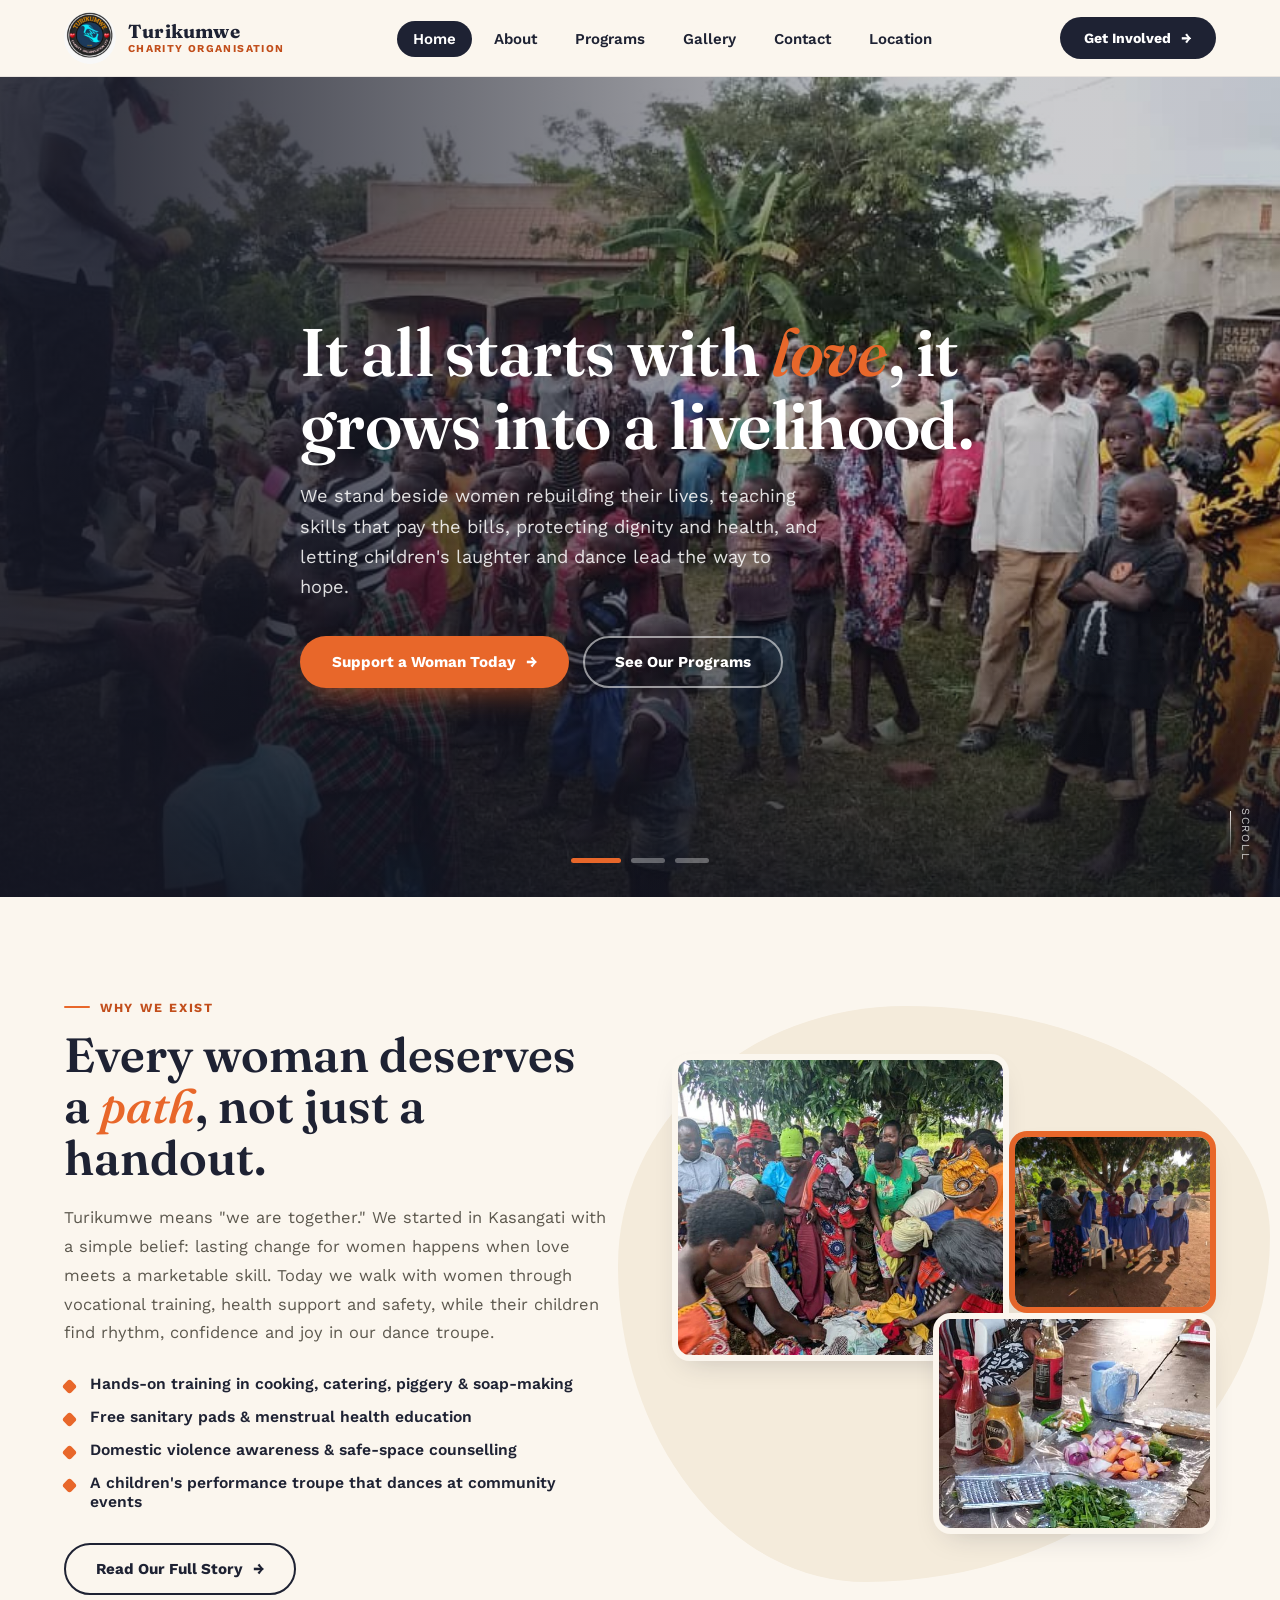
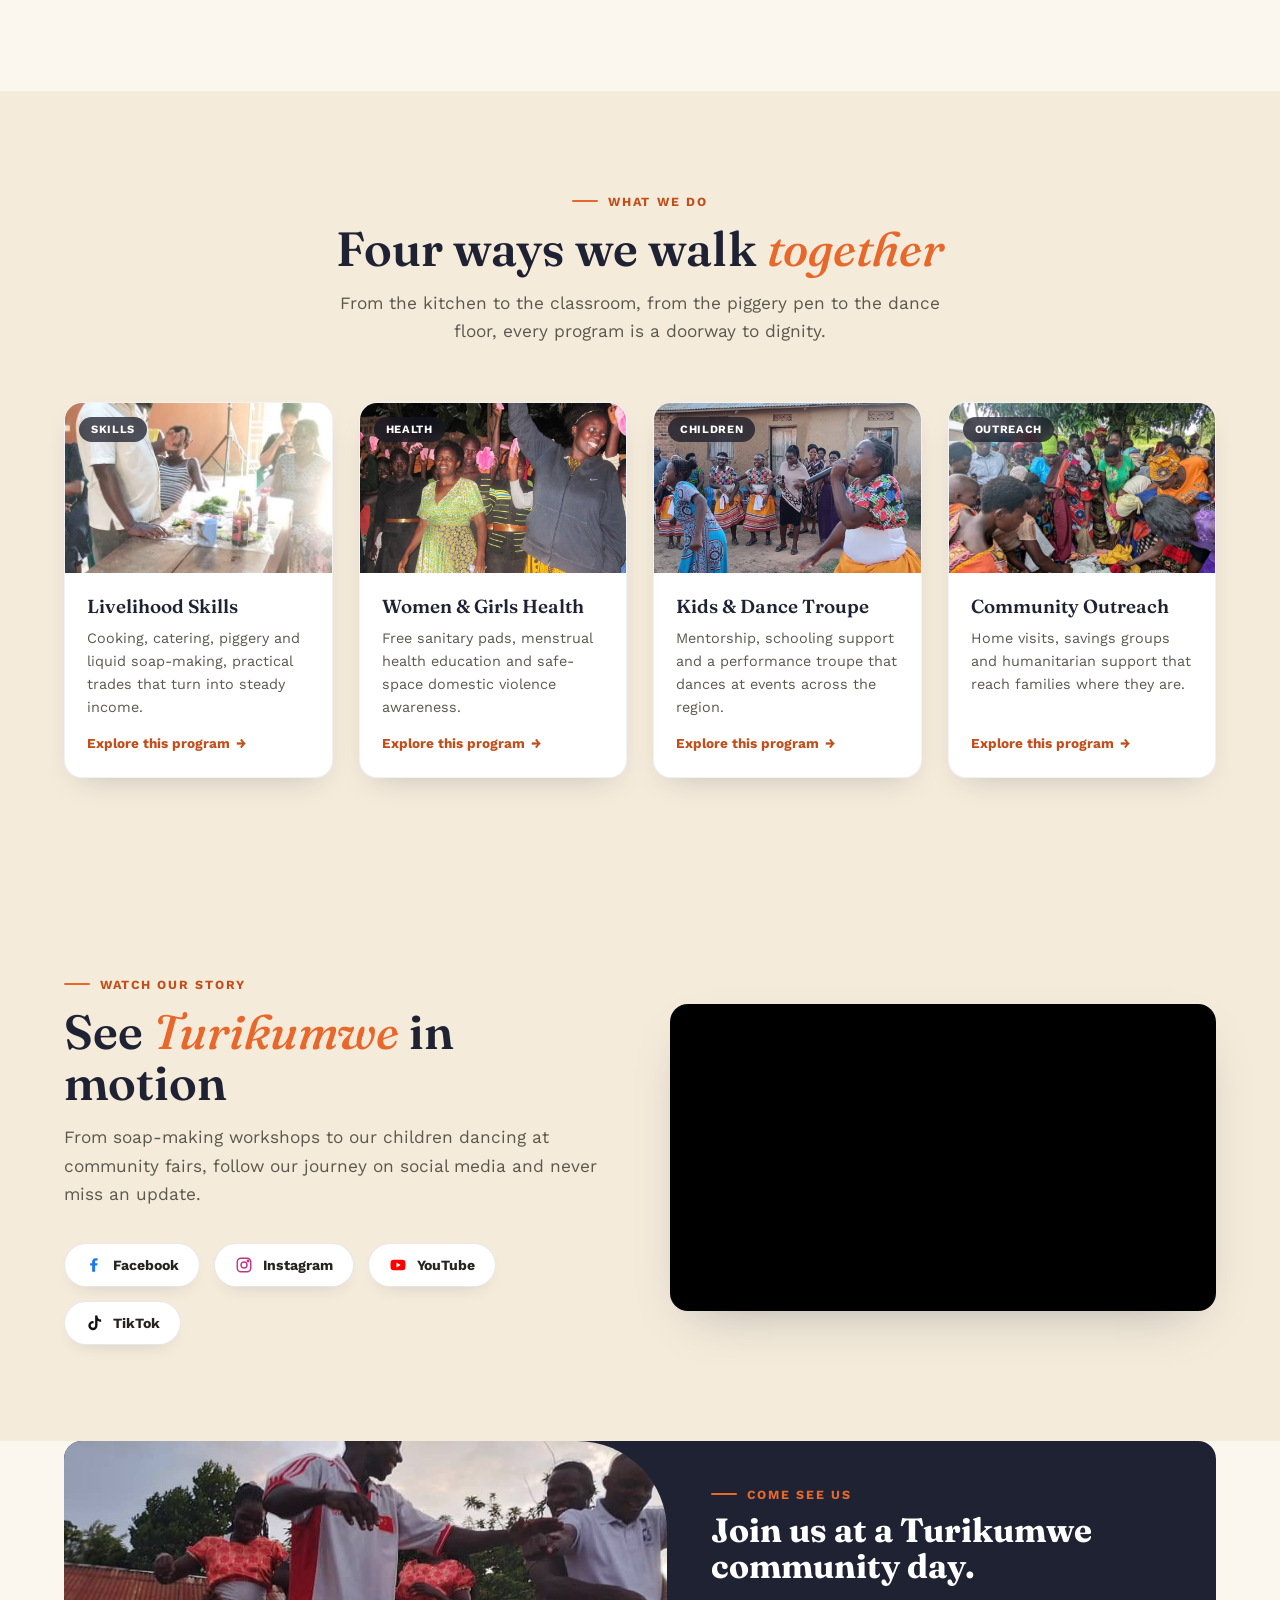
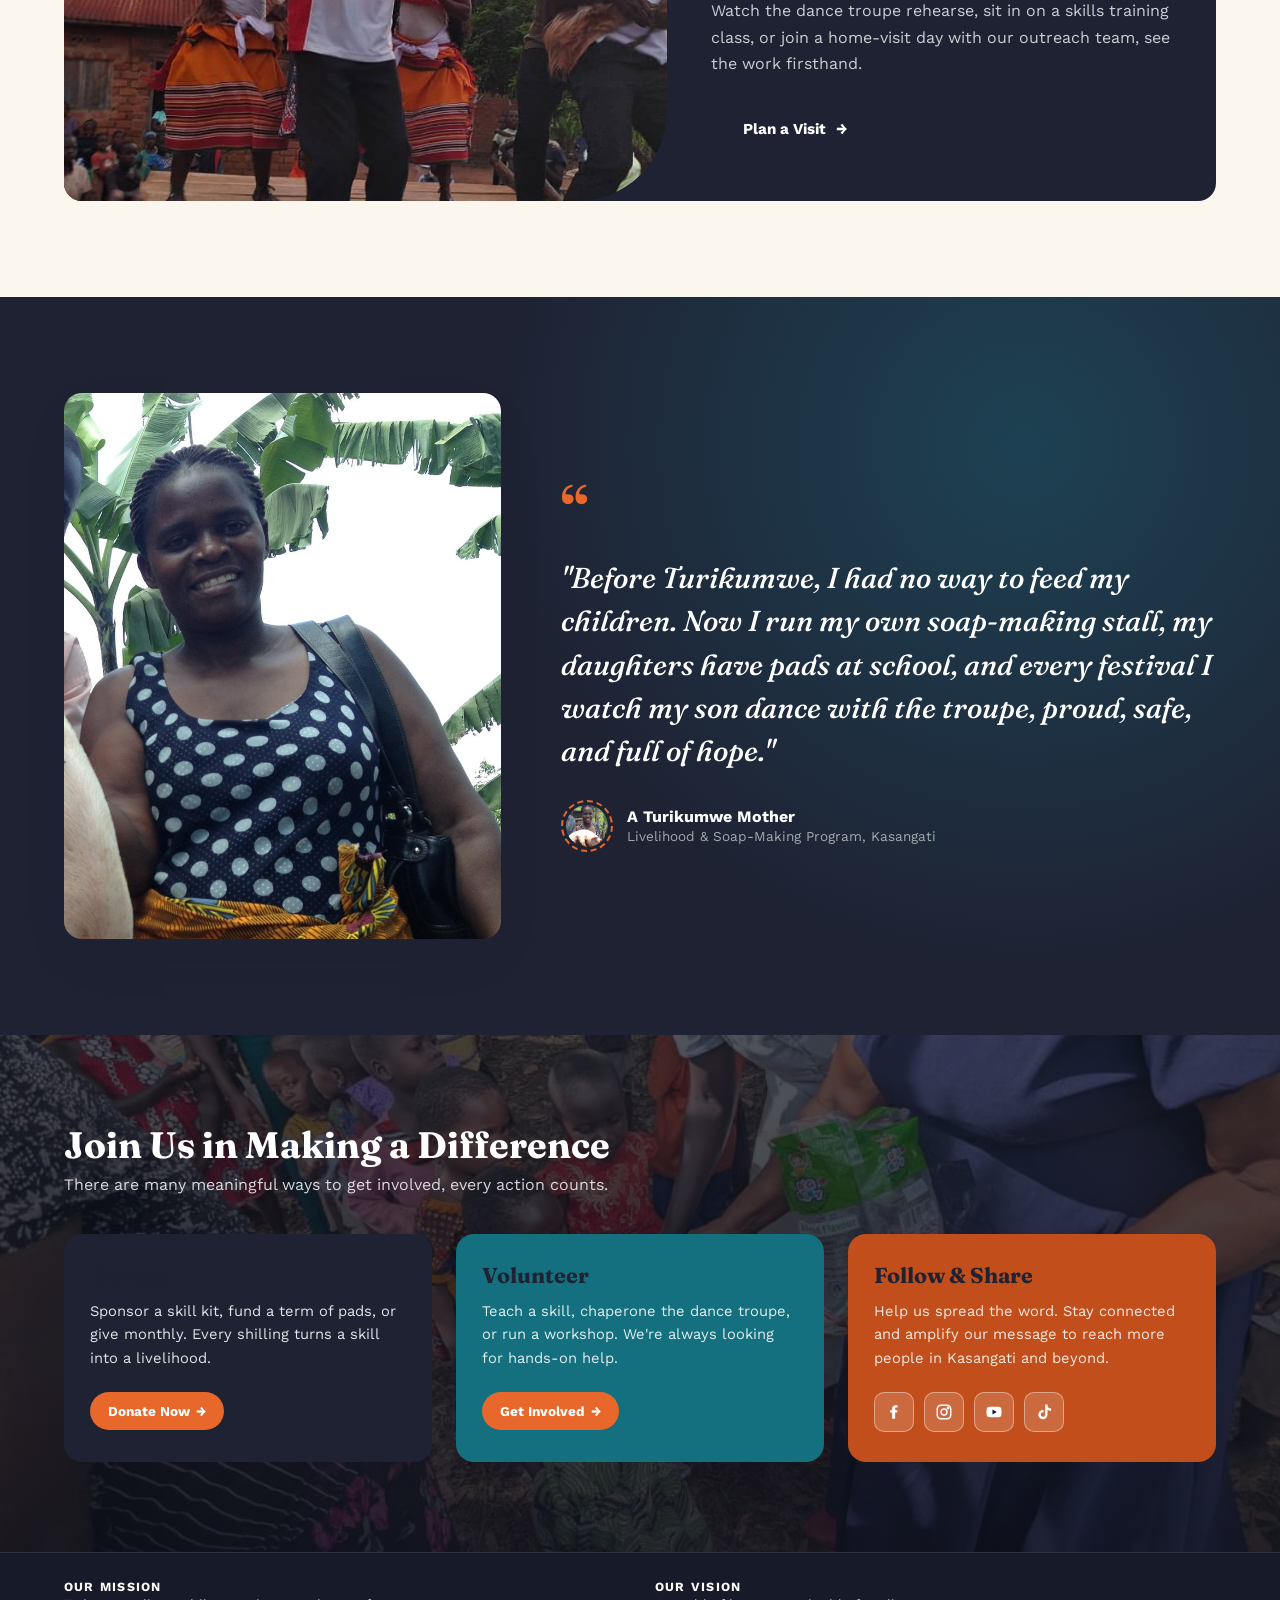
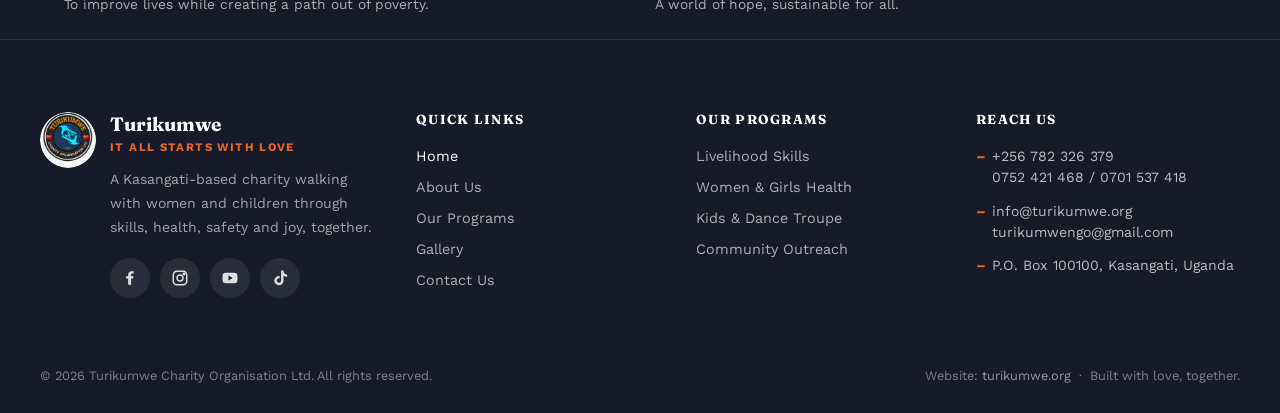
<file: index.html>
<!DOCTYPE html>
<html lang="en">
<head>
<meta charset="UTF-8">
<meta name="viewport" content="width=device-width, initial-scale=1.0">
<title>Turikumwe Charity Organisation | It All Starts With Love</title>
<meta name="description" content="Turikumwe Charity Organisation empowers women in Kasangati, Uganda through skills training, menstrual health support and domestic violence awareness, while our children's dance troupe brings joy to communities.">
<link rel="icon" href="images/logo.png">
<link rel="stylesheet" href="css/style.css">
</head>
<body>

<!-- ============================== HEADER ============================== -->
<header class="site-header">
  <div class="header-inner">
    <a href="index.html" class="brand">
      <img src="images/logo.png" alt="Turikumwe Charity Organisation logo">
      <span class="brand-word"><b>Turikumwe</b><span>Charity Organisation</span></span>
    </a>
    <nav class="main-nav">
      <ul>
        <li><a href="index.html" class="active">Home</a></li>
        <li><a href="about.html">About</a></li>
        <li><a href="programs.html">Programs</a></li>
        <li><a href="gallery.html">Gallery</a></li>
        <li><a href="contact.html">Contact</a></li>
        <li><a href="contact.html#location">Location</a></li>
      </ul>
    </nav>
    <div class="header-actions">
      <a href="contact.html" class="btn btn-dark"><span>Get Involved</span><span class="arrow">&rarr;</span></a>
      <button class="nav-toggle" aria-label="Toggle menu"><span></span></button>
    </div>
  </div>
</header>
<div class="nav-backdrop" id="navBackdrop"></div>
<nav class="mobile-nav" id="mobileNav">
      <div class="nav-drawer-head">
        <a href="index.html" class="brand">
          <img src="images/logo.png" alt="Turikumwe Charity Organisation logo">
          <span class="brand-word"><b>Turikumwe</b><span>Charity Organisation</span></span>
        </a>
        <button class="nav-drawer-close" type="button" aria-label="Close menu">&times;</button>
      </div>
      <ul>
        <li><a href="index.html" class="active">Home</a></li>
        <li><a href="about.html">About</a></li>
        <li><a href="programs.html">Programs</a></li>
        <li><a href="gallery.html">Gallery</a></li>
        <li><a href="contact.html">Contact</a></li>
        <li><a href="contact.html#location">Location</a></li>
      </ul>
      <a href="contact.html" class="btn btn-dark">Get Involved<span class="arrow">&rarr;</span></a>
</nav>

<!-- ============================== HERO CAROUSEL ============================== -->
<section class="hero">
  <div class="hero-slides">
    <div class="hero-slide is-active" style="background-image:url('images/site/hero-1.jpg')"></div>
    <div class="hero-slide" style="background-image:url('images/site/hero-2.jpg')"></div>
    <div class="hero-slide" style="background-image:url('images/site/hero-3.jpg')"></div>
  </div>
  <div class="hero-content">
    <div class="container">
      <div class="hero-inner">
        <h1>It all starts with <em>love</em>, it grows into a livelihood.</h1>
        <p class="sub">We stand beside women rebuilding their lives, teaching skills that pay the bills, protecting dignity and health, and letting children's laughter and dance lead the way to hope.</p>
        <div class="hero-cta">
          <a href="contact.html" class="btn btn-primary">Support a Woman Today<span class="arrow">&rarr;</span></a>
          <a href="programs.html" class="btn btn-outline">See Our Programs</a>
        </div>
      </div>
    </div>
  </div>
  <div class="hero-controls">
    <button class="hero-dot is-active" aria-label="Slide 1"></button>
    <button class="hero-dot" aria-label="Slide 2"></button>
    <button class="hero-dot" aria-label="Slide 3"></button>
  </div>
  <div class="hero-scroll"><span>Scroll</span><span class="line"></span></div>
</section>

<!-- ============================== STORY / COLLAGE ============================== -->
<section class="section">
  <div class="container story-grid">
    <div class="story-text reveal">
      <span class="eyebrow">Why we exist</span>
      <h2 class="section-title">Every woman deserves a <em>path</em>, not just a handout.</h2>
      <p>Turikumwe means "we are together." We started in Kasangati with a simple belief: lasting change for women happens when love meets a marketable skill. Today we walk with women through vocational training, health support and safety, while their children find rhythm, confidence and joy in our dance troupe.</p>
      <ul class="story-list">
        <li>Hands-on training in cooking, catering, piggery &amp; soap-making</li>
        <li>Free sanitary pads &amp; menstrual health education</li>
        <li>Domestic violence awareness &amp; safe-space counselling</li>
        <li>A children's performance troupe that dances at community events</li>
      </ul>
      <a href="about.html" class="btn btn-ghost-navy" style="margin-top:32px;">Read Our Full Story<span class="arrow">&rarr;</span></a>
    </div>
    <div class="collage reveal">
      <div class="collage-blob"></div>
      <img class="c1" src="images/site/story-c1.jpg" alt="Women and children of the Turikumwe community gathered together">
      <img class="c2" src="images/site/story-c2.jpg" alt="Women training together in a cooking and catering class">
      <img class="c3" src="images/site/story-c3.jpg" alt="School girls we support, gathered together under a tree">
    </div>
  </div>
</section>


<!-- ============================== PROGRAMS PREVIEW ============================== -->
<section class="section" style="background:var(--cream-2);">
  <div class="container">
    <div class="center" style="max-width:640px;">
      <span class="eyebrow">What we do</span>
      <h2 class="section-title" style="margin-top:14px;">Four ways we walk <em>together</em></h2>
      <p class="section-lede center">From the kitchen to the classroom, from the piggery pen to the dance floor, every program is a doorway to dignity.</p>
    </div>
    <div class="program-grid">
      <div class="program-card reveal">
        <div class="program-media"><span class="tag">Skills</span><img src="images/site/program-skills.jpg" alt="Women learning cooking and catering skills together"></div>
        <div class="program-body">
          <h3>Livelihood Skills</h3>
          <p>Cooking, catering, piggery and liquid soap-making, practical trades that turn into steady income.</p>
          <a href="programs.html#skills">Explore this program</a>
        </div>
      </div>
      <div class="program-card reveal">
        <div class="program-media"><span class="tag">Health</span><img src="images/site/women-deep.jpg" alt="Girls and women celebrating a pad distribution drive"></div>
        <div class="program-body">
          <h3>Women &amp; Girls Health</h3>
          <p>Free sanitary pads, menstrual health education and safe-space domestic violence awareness.</p>
          <a href="programs.html#women">Explore this program</a>
        </div>
      </div>
      <div class="program-card reveal">
        <div class="program-media"><span class="tag">Children</span><img src="images/site/program-kids.jpg" alt="Our children's dance troupe performing at a community event"></div>
        <div class="program-body">
          <h3>Kids &amp; Dance Troupe</h3>
          <p>Mentorship, schooling support and a performance troupe that dances at events across the region.</p>
          <a href="programs.html#kids">Explore this program</a>
        </div>
      </div>
      <div class="program-card reveal">
        <div class="program-media"><span class="tag">Outreach</span><img src="images/site/card-community.jpg" alt="Turikumwe volunteers on a community home-visit and outreach day"></div>
        <div class="program-body">
          <h3>Community Outreach</h3>
          <p>Home visits, savings groups and humanitarian support that reach families where they are.</p>
          <a href="programs.html#community">Explore this program</a>
        </div>
      </div>
    </div>
  </div>
</section>

<!-- ============================== VIDEO / SOCIAL ============================== -->
<section class="section media-section">
  <div class="container two-col">
    <div class="reveal">
      <span class="eyebrow">Watch our story</span>
      <h2 class="section-title" style="margin-top:14px;">See <em>Turikumwe</em> in motion</h2>
      <p class="section-lede">From soap-making workshops to our children dancing at community fairs, follow our journey on social media and never miss an update.</p>
      <div class="social-row">
        <a class="social-chip fb" href="#" target="_blank" rel="noopener"><svg viewBox="0 0 24 24" fill="currentColor"><path d="M13.5 21v-8.2h2.75l.41-3.2H13.5V7.4c0-.93.26-1.56 1.6-1.56h1.7V2.98C16.5 2.94 15.4 2.85 14.1 2.85c-2.7 0-4.55 1.65-4.55 4.68v2.07H6.8v3.2h2.75V21h3.95z"/></svg> Facebook</a>
        <a class="social-chip ig" href="#" target="_blank" rel="noopener"><svg viewBox="0 0 24 24" fill="none" stroke="currentColor" stroke-width="1.9"><rect x="3" y="3" width="18" height="18" rx="5"/><circle cx="12" cy="12" r="4"/><circle cx="17.4" cy="6.6" r="1"/></svg> Instagram</a>
        <a class="social-chip yt" href="#" target="_blank" rel="noopener"><svg viewBox="0 0 24 24" fill="currentColor"><path d="M22 12s0-3.2-.4-4.7a2.9 2.9 0 0 0-2-2C17.9 5 12 5 12 5s-5.9 0-7.6.3a2.9 2.9 0 0 0-2 2C2 8.8 2 12 2 12s0 3.2.4 4.7a2.9 2.9 0 0 0 2 2C6.1 19 12 19 12 19s5.9 0 7.6-.3a2.9 2.9 0 0 0 2-2C22 15.2 22 12 22 12z"/><path d="M10 15.2V8.8L15.5 12z" fill="#fff"/></svg> YouTube</a>
        <a class="social-chip tt" href="#" target="_blank" rel="noopener"><svg viewBox="0 0 24 24" fill="currentColor"><path d="M16.7 2h-3.2v13.4a2.9 2.9 0 1 1-2.05-2.77v-3.28a6.15 6.15 0 1 0 5.25 6.08V9.03a8.3 8.3 0 0 0 4.8 1.53V7.35a5.06 5.06 0 0 1-4.8-5.35z"/></svg> TikTok</a>
      </div>
    </div>
    <div class="video-wrap reveal">
      <iframe src="https://www.youtube.com/embed/6stlCkUDG_s" title="Turikumwe Charity Organisation story" allow="accelerometer; autoplay; clipboard-write; encrypted-media; gyroscope; picture-in-picture" allowfullscreen loading="lazy"></iframe>
    </div>
  </div>
</section>

<!-- ============================== EVENT INVITE BANNER ============================== -->
<section class="section" style="padding-top:0;">
  <div class="container">
    <div class="event-split reveal">
      <div class="photo">
        <img src="images/site/hero-3.jpg" alt="Our children's dance troupe performing at a community event">
      </div>
      <div class="text">
        <span class="eyebrow">Come see us</span>
        <h2>Join us at a Turikumwe community day.</h2>
        <p>Watch the dance troupe rehearse, sit in on a skills training class, or join a home-visit day with our outreach team, see the work firsthand.</p>
        <a href="contact.html" class="btn btn-dark">Plan a Visit<span class="arrow">&rarr;</span></a>
      </div>
    </div>
  </div>
</section>

<!-- ============================== TESTIMONIAL ============================== -->
<section class="section testi">
  <div class="container testi-grid">
    <div class="testi-photo reveal">
      <img src="images/site/testi-photo.jpg" alt="Portrait of a woman supported by Turikumwe's livelihood program">
    </div>
    <div class="testi-quote reveal">
      <span class="quote-mark">&ldquo;</span>
      <p>"Before Turikumwe, I had no way to feed my children. Now I run my own soap-making stall, my daughters have pads at school, and every festival I watch my son dance with the troupe, proud, safe, and full of hope."</p>
      <div class="testi-name">
        <span class="avatar-ring"><img src="images/site/testi-avatar.jpg" alt="Community member"></span>
        <div><b>A Turikumwe Mother</b><span>Livelihood &amp; Soap-Making Program, Kasangati</span></div>
      </div>
    </div>
  </div>
</section>

<!-- ============================== JOIN US / 3-CARD CTA ============================== -->
<section class="join-diff">
  <img class="bg" src="images/site/join-diff-bg.jpg" alt="">
  <div class="container">
    <h2 class="reveal">Join Us in Making a Difference</h2>
    <p class="reveal">There are many meaningful ways to get involved, every action counts.</p>
    <div class="diff-grid reveal">
      <div class="diff-card c-navy">
        <h3>Donate</h3>
        <p>Sponsor a skill kit, fund a term of pads, or give monthly. Every shilling turns a skill into a livelihood.</p>
        <a href="contact.html" class="btn-mini">Donate Now<span class="arrow">&rarr;</span></a>
      </div>
      <div class="diff-card c-teal">
        <h3>Volunteer</h3>
        <p>Teach a skill, chaperone the dance troupe, or run a workshop. We're always looking for hands-on help.</p>
        <a href="contact.html" class="btn-mini">Get Involved<span class="arrow">&rarr;</span></a>
      </div>
      <div class="diff-card c-orange">
        <h3>Follow &amp; Share</h3>
        <p>Help us spread the word. Stay connected and amplify our message to reach more people in Kasangati and beyond.</p>
        <div class="diff-social">
          <a href="#" aria-label="Facebook" target="_blank" rel="noopener"><svg viewBox="0 0 24 24" fill="currentColor"><path d="M13.5 21v-8.2h2.75l.41-3.2H13.5V7.4c0-.93.26-1.56 1.6-1.56h1.7V2.98C16.5 2.94 15.4 2.85 14.1 2.85c-2.7 0-4.55 1.65-4.55 4.68v2.07H6.8v3.2h2.75V21h3.95z"/></svg></a>
          <a href="#" aria-label="Instagram" target="_blank" rel="noopener"><svg viewBox="0 0 24 24" fill="none" stroke="currentColor" stroke-width="1.9"><rect x="3" y="3" width="18" height="18" rx="5"/><circle cx="12" cy="12" r="4"/><circle cx="17.4" cy="6.6" r="1"/></svg></a>
          <a href="#" aria-label="YouTube" target="_blank" rel="noopener"><svg viewBox="0 0 24 24" fill="currentColor"><path d="M22 12s0-3.2-.4-4.7a2.9 2.9 0 0 0-2-2C17.9 5 12 5 12 5s-5.9 0-7.6.3a2.9 2.9 0 0 0-2 2C2 8.8 2 12 2 12s0 3.2.4 4.7a2.9 2.9 0 0 0 2 2C6.1 19 12 19 12 19s5.9 0 7.6-.3a2.9 2.9 0 0 0 2-2C22 15.2 22 12 22 12z"/><path d="M10 15.2V8.8L15.5 12z" fill="#0F1626"/></svg></a>
          <a href="#" aria-label="TikTok" target="_blank" rel="noopener"><svg viewBox="0 0 24 24" fill="currentColor"><path d="M16.7 2h-3.2v13.4a2.9 2.9 0 1 1-2.05-2.77v-3.28a6.15 6.15 0 1 0 5.25 6.08V9.03a8.3 8.3 0 0 0 4.8 1.53V7.35a5.06 5.06 0 0 1-4.8-5.35z"/></svg></a>
        </div>
      </div>
    </div>
  </div>
</section>

<!-- ============================== FOOTER (constant) ============================== -->
<footer class="site-footer" id="footer-include"></footer>

<script src="js/main.js"></script>
<script src="js/footer.js"></script>
</body>
</html>
</file>
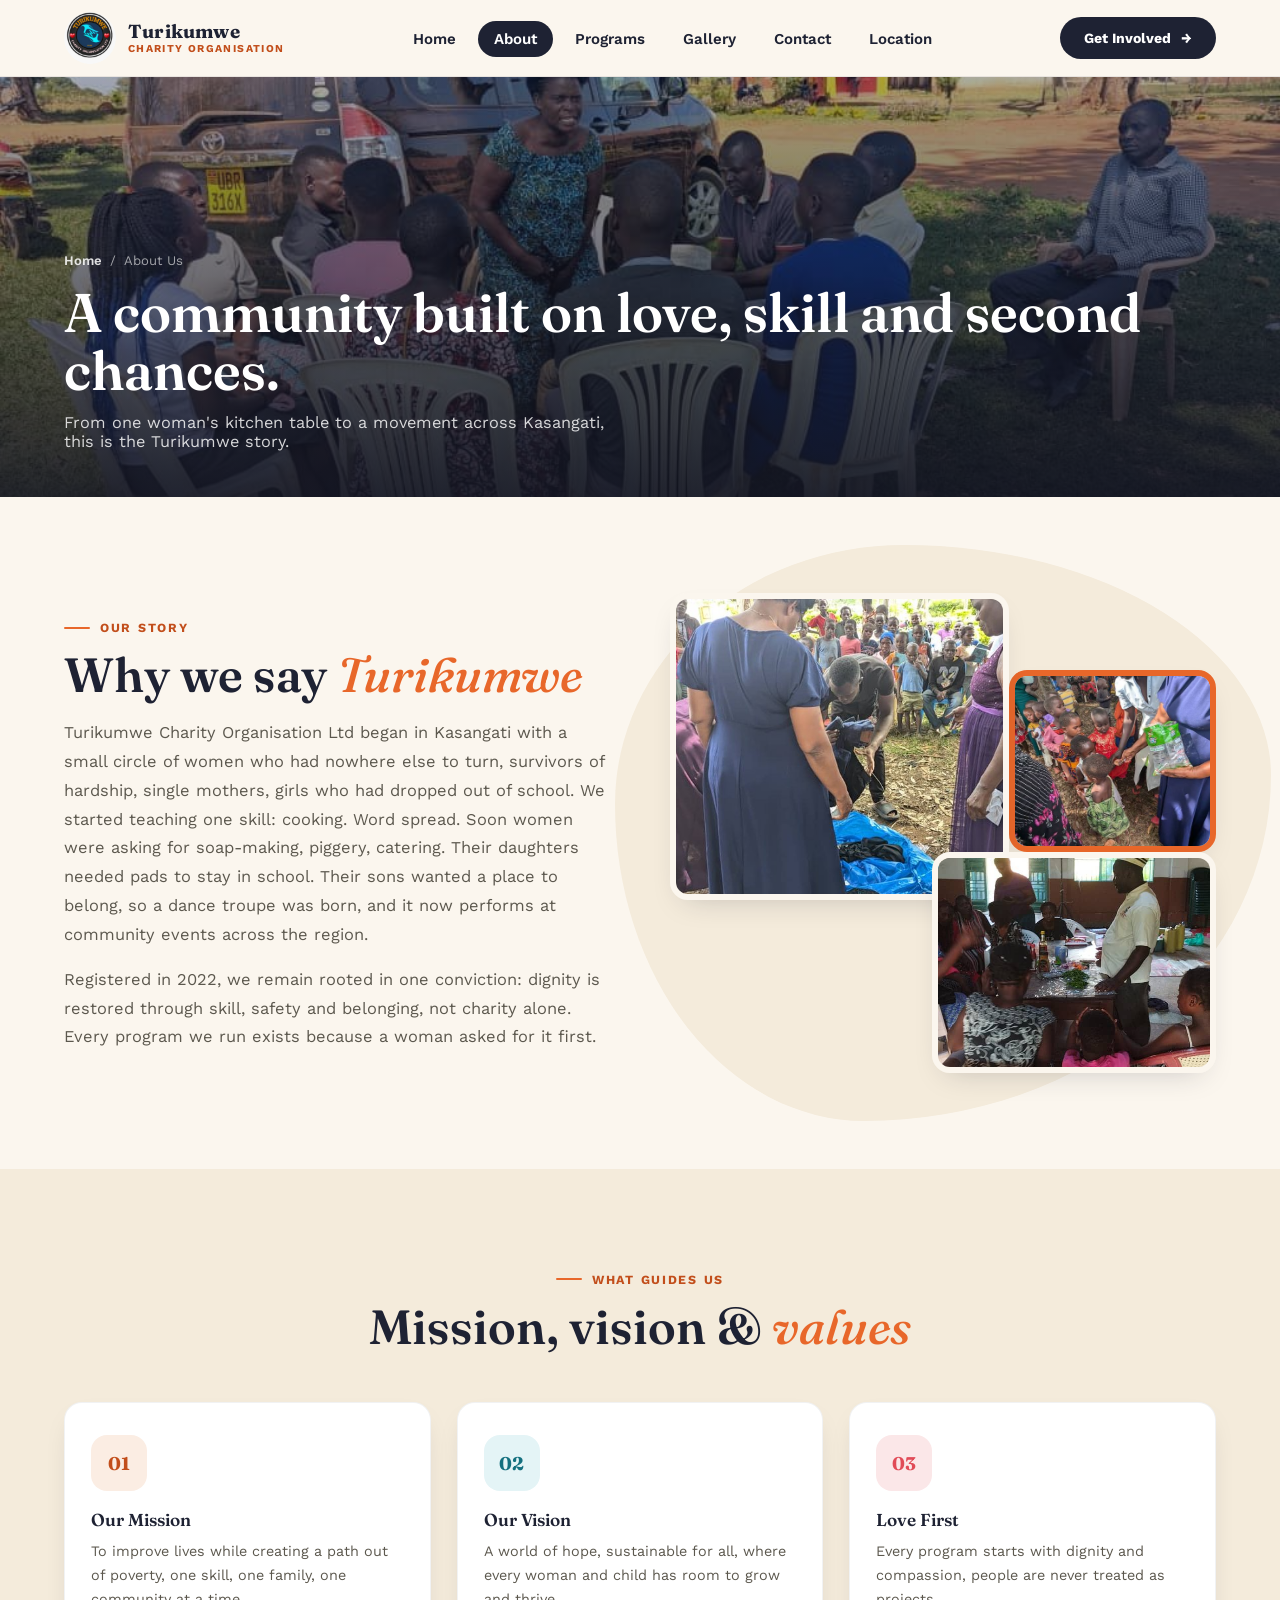
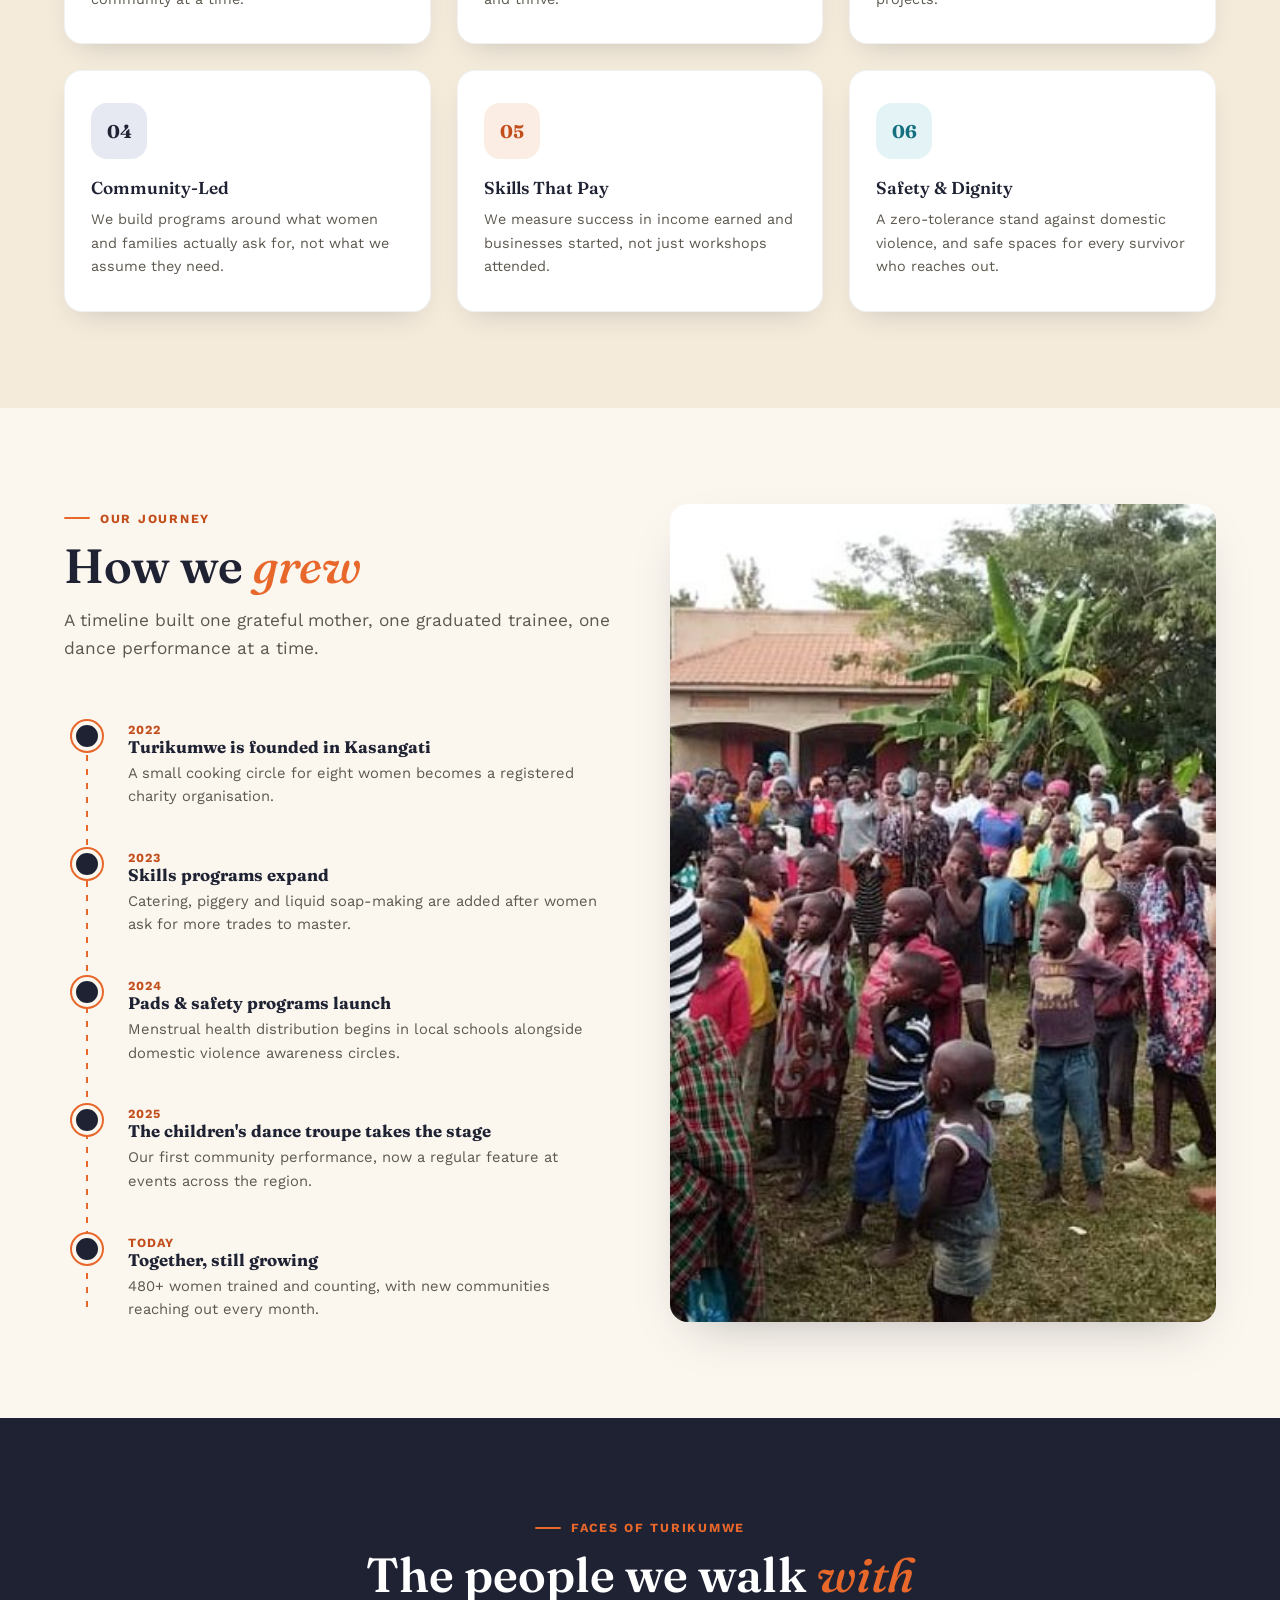
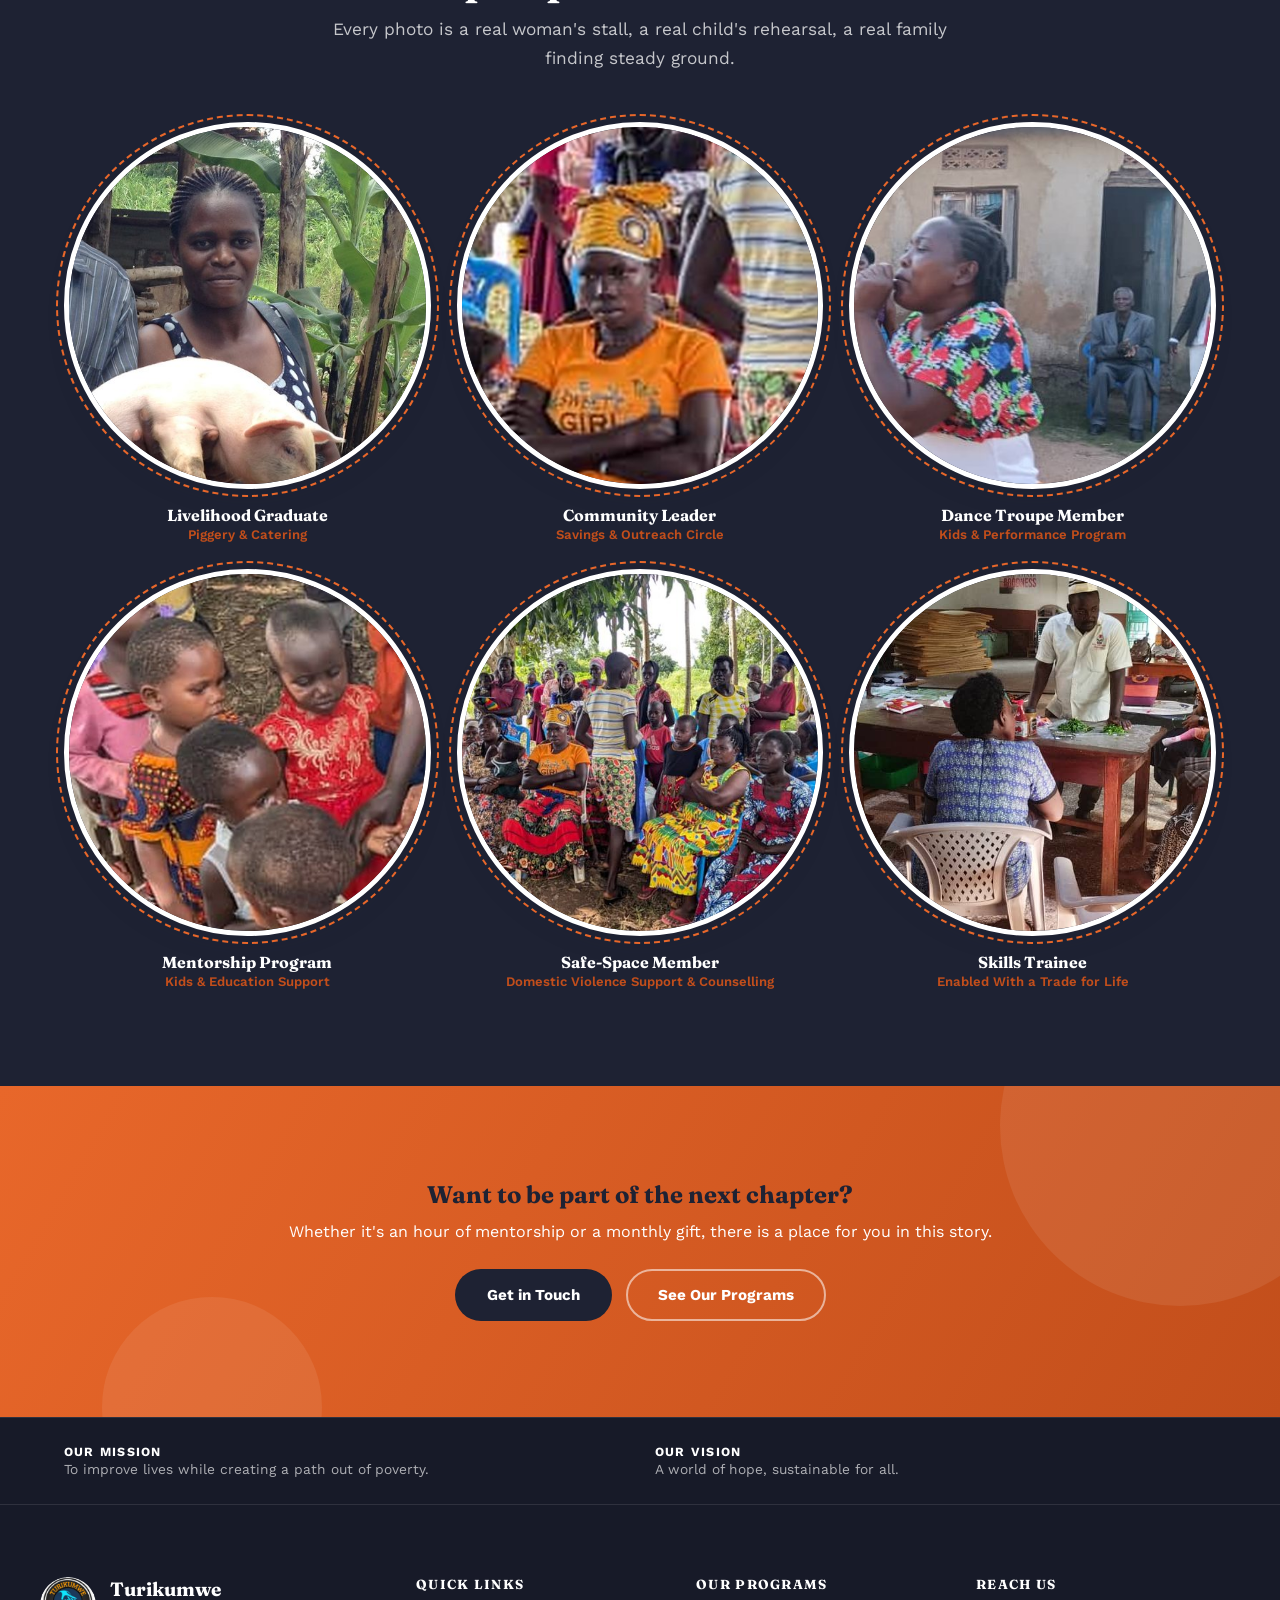
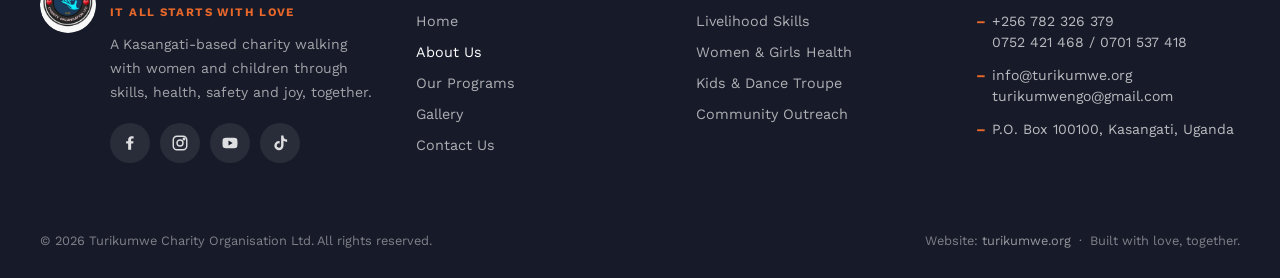
<file: about.html>
<!DOCTYPE html>
<html lang="en">
<head>
<meta charset="UTF-8">
<meta name="viewport" content="width=device-width, initial-scale=1.0">
<title>About Us | Turikumwe Charity Organisation</title>
<meta name="description" content="Learn the story of Turikumwe Charity Organisation, our mission, vision, values and the journey of building a community where women and children thrive together.">
<link rel="icon" href="images/logo.png">
<link rel="stylesheet" href="css/style.css">
</head>
<body>

<header class="site-header">
  <div class="header-inner">
    <a href="index.html" class="brand">
      <img src="images/logo.png" alt="Turikumwe Charity Organisation logo">
      <span class="brand-word"><b>Turikumwe</b><span>Charity Organisation</span></span>
    </a>
    <nav class="main-nav">
      <ul>
        <li><a href="index.html">Home</a></li>
        <li><a href="about.html" class="active">About</a></li>
        <li><a href="programs.html">Programs</a></li>
        <li><a href="gallery.html">Gallery</a></li>
        <li><a href="contact.html">Contact</a></li>
        <li><a href="contact.html#location">Location</a></li>
      </ul>
    </nav>
    <div class="header-actions">
      <a href="contact.html" class="btn btn-dark"><span>Get Involved</span><span class="arrow">&rarr;</span></a>
      <button class="nav-toggle" aria-label="Toggle menu"><span></span></button>
    </div>
  </div>
</header>
<div class="nav-backdrop" id="navBackdrop"></div>
<nav class="mobile-nav" id="mobileNav">
      <div class="nav-drawer-head">
        <a href="index.html" class="brand">
          <img src="images/logo.png" alt="Turikumwe Charity Organisation logo">
          <span class="brand-word"><b>Turikumwe</b><span>Charity Organisation</span></span>
        </a>
        <button class="nav-drawer-close" type="button" aria-label="Close menu">&times;</button>
      </div>
      <ul>
        <li><a href="index.html">Home</a></li>
        <li><a href="about.html" class="active">About</a></li>
        <li><a href="programs.html">Programs</a></li>
        <li><a href="gallery.html">Gallery</a></li>
        <li><a href="contact.html">Contact</a></li>
        <li><a href="contact.html#location">Location</a></li>
      </ul>
      <a href="contact.html" class="btn btn-dark">Get Involved<span class="arrow">&rarr;</span></a>
</nav>

<section class="page-hero">
  <div class="bg-slideshow">
    <img class="is-active" src="images/site/about-hero.jpg" alt="Turikumwe outreach team meeting with community members in Kasangati">
    <img src="images/site/about-c1.jpg" alt="Women from the Turikumwe community distributing donated items">
    <img src="images/site/about-timeline.jpg" alt="Children and families who are part of the Turikumwe community, together">
  </div>
  <div class="page-hero-inner container">
    <div class="breadcrumb"><a href="index.html">Home</a> / <span>About Us</span></div>
    <h1>A community built on love, skill and second chances.</h1>
    <p>From one woman's kitchen table to a movement across Kasangati, this is the Turikumwe story.</p>
  </div>
</section>

<!-- ============ OUR STORY ============ -->
<section class="section">
  <div class="container two-col">
    <div class="reveal">
      <span class="eyebrow">Our story</span>
      <h2 class="section-title" style="margin-top:14px;">Why we say <em>Turikumwe</em></h2>
      <p style="margin-top:18px; color:var(--ink-soft); line-height:1.75; font-size:1.03rem;">Turikumwe Charity Organisation Ltd began in Kasangati with a small circle of women who had nowhere else to turn, survivors of hardship, single mothers, girls who had dropped out of school. We started teaching one skill: cooking. Word spread. Soon women were asking for soap-making, piggery, catering. Their daughters needed pads to stay in school. Their sons wanted a place to belong, so a dance troupe was born, and it now performs at community events across the region.</p>
      <p style="margin-top:16px; color:var(--ink-soft); line-height:1.75; font-size:1.03rem;">Registered in 2022, we remain rooted in one conviction: dignity is restored through skill, safety and belonging, not charity alone. Every program we run exists because a woman asked for it first.</p>
    </div>
    <div class="collage reveal">
      <div class="collage-blob"></div>
      <img class="c1" src="images/site/about-c1.jpg" alt="Women from the Turikumwe community distributing donated items">
      <img class="c2" src="images/site/about-c2.jpg" alt="A cooking and catering skills training session">
      <img class="c3" src="images/site/about-c3.jpg" alt="Children from our community programs, gathered close together">
    </div>
  </div>
</section>


<!-- ============ MISSION / VISION / VALUES ============ -->
<section class="section" style="background:var(--cream-2);">
  <div class="container">
    <div class="center" style="max-width:620px;">
      <span class="eyebrow">What guides us</span>
      <h2 class="section-title" style="margin-top:14px;">Mission, vision & <em>values</em></h2>
    </div>
    <div class="value-grid">
      <div class="value-card reveal">
        <div class="icon icon-orange">01</div>
        <h3>Our Mission</h3>
        <p>To improve lives while creating a path out of poverty, one skill, one family, one community at a time.</p>
      </div>
      <div class="value-card reveal">
        <div class="icon icon-teal">02</div>
        <h3>Our Vision</h3>
        <p>A world of hope, sustainable for all, where every woman and child has room to grow and thrive.</p>
      </div>
      <div class="value-card reveal">
        <div class="icon icon-red">03</div>
        <h3>Love First</h3>
        <p>Every program starts with dignity and compassion, people are never treated as projects.</p>
      </div>
      <div class="value-card reveal">
        <div class="icon icon-navy">04</div>
        <h3>Community-Led</h3>
        <p>We build programs around what women and families actually ask for, not what we assume they need.</p>
      </div>
      <div class="value-card reveal">
        <div class="icon icon-orange">05</div>
        <h3>Skills That Pay</h3>
        <p>We measure success in income earned and businesses started, not just workshops attended.</p>
      </div>
      <div class="value-card reveal">
        <div class="icon icon-teal">06</div>
        <h3>Safety &amp; Dignity</h3>
        <p>A zero-tolerance stand against domestic violence, and safe spaces for every survivor who reaches out.</p>
      </div>
    </div>
  </div>
</section>

<!-- ============ TIMELINE ============ -->
<section class="section">
  <div class="container two-col">
    <div class="reveal">
      <span class="eyebrow">Our journey</span>
      <h2 class="section-title" style="margin-top:14px;">How we <em>grew</em></h2>
      <p class="section-lede">A timeline built one grateful mother, one graduated trainee, one dance performance at a time.</p>
      <div class="timeline">
        <div class="tl-item">
          <div class="tl-dot"></div>
          <span class="yr">2022</span>
          <h4>Turikumwe is founded in Kasangati</h4>
          <p>A small cooking circle for eight women becomes a registered charity organisation.</p>
        </div>
        <div class="tl-item">
          <div class="tl-dot"></div>
          <span class="yr">2023</span>
          <h4>Skills programs expand</h4>
          <p>Catering, piggery and liquid soap-making are added after women ask for more trades to master.</p>
        </div>
        <div class="tl-item">
          <div class="tl-dot"></div>
          <span class="yr">2024</span>
          <h4>Pads &amp; safety programs launch</h4>
          <p>Menstrual health distribution begins in local schools alongside domestic violence awareness circles.</p>
        </div>
        <div class="tl-item">
          <div class="tl-dot"></div>
          <span class="yr">2025</span>
          <h4>The children's dance troupe takes the stage</h4>
          <p>Our first community performance, now a regular feature at events across the region.</p>
        </div>
        <div class="tl-item">
          <div class="tl-dot"></div>
          <span class="yr">Today</span>
          <h4>Together, still growing</h4>
          <p>480+ women trained and counting, with new communities reaching out every month.</p>
        </div>
      </div>
    </div>
    <div class="reveal" style="align-self:stretch;">
      <img src="images/site/about-timeline.jpg" style="width:100%;height:100%;object-fit:cover;border-radius:var(--radius);box-shadow:var(--shadow-soft);min-height:480px;" alt="Children and families who are part of the Turikumwe community, together">
    </div>
  </div>
</section>


<!-- ============ COMMUNITY GALLERY ============ -->
<section class="section" style="background:var(--navy); position:relative; overflow:hidden;">
  <div class="container" style="position:relative;">
    <div class="center" style="max-width:620px;">
      <span class="eyebrow" style="color:var(--orange);">Faces of Turikumwe</span>
      <h2 class="section-title" style="margin-top:14px;color:#fff;">The people we walk <em>with</em></h2>
      <p class="section-lede center" style="color:rgba(255,255,255,.75);">Every photo is a real woman's stall, a real child's rehearsal, a real family finding steady ground.</p>
    </div>
    <div class="team-grid">
      <div class="team-card reveal">
        <div class="team-photo"><img src="images/site/about-team1.jpg" alt="A woman in our livelihood program"></div>
        <h4 style="color:#fff;">Livelihood Graduate</h4><span>Piggery &amp; Catering</span>
      </div>
      <div class="team-card reveal">
        <div class="team-photo"><img src="images/site/about-team2.jpg" alt="A woman celebrating with the Turikumwe community"></div>
        <h4 style="color:#fff;">Community Leader</h4><span>Savings &amp; Outreach Circle</span>
      </div>
      <div class="team-card reveal">
        <div class="team-photo"><img src="images/site/about-team3.jpg" alt="A member of our children's dance and mentorship troupe"></div>
        <h4 style="color:#fff;">Dance Troupe Member</h4><span>Kids &amp; Performance Program</span>
      </div>
      <div class="team-card reveal">
        <div class="team-photo"><img src="images/site/about-team4.jpg" alt="Children supported by Turikumwe's mentorship program"></div>
        <h4 style="color:#fff;">Mentorship Program</h4><span>Kids &amp; Education Support</span>
      </div>
      <div class="team-card reveal">
        <div class="team-photo"><img src="images/site/card-awareness.jpg" alt="A domestic violence awareness and safe-space circle for women"></div>
        <h4 style="color:#fff;">Safe-Space Member</h4><span>Domestic Violence Support &amp; Counselling</span>
      </div>
      <div class="team-card reveal">
        <div class="team-photo"><img src="images/site/skills-cooking-card.jpg" alt="A woman being trained in a livelihood skill by a Turikumwe instructor"></div>
        <h4 style="color:#fff;">Skills Trainee</h4><span>Enabled With a Trade for Life</span>
      </div>
    </div>
  </div>
</section>

<!-- ============ CTA ============ -->
<section class="section cta-band">
  <div class="container" style="text-align:center;">
    <h2 class="reveal">Want to be part of the next chapter?</h2>
    <p class="reveal center" style="margin:14px auto 0;">Whether it's an hour of mentorship or a monthly gift, there is a place for you in this story.</p>
    <div class="cta-actions reveal" style="justify-content:center; margin-top:28px;">
      <a href="contact.html" class="btn btn-dark">Get in Touch</a>
      <a href="programs.html" class="btn btn-outline">See Our Programs</a>
    </div>
  </div>
</section>

<footer class="site-footer" id="footer-include"></footer>
<script src="js/main.js"></script>
<script src="js/footer.js"></script>
</body>
</html>
</file>
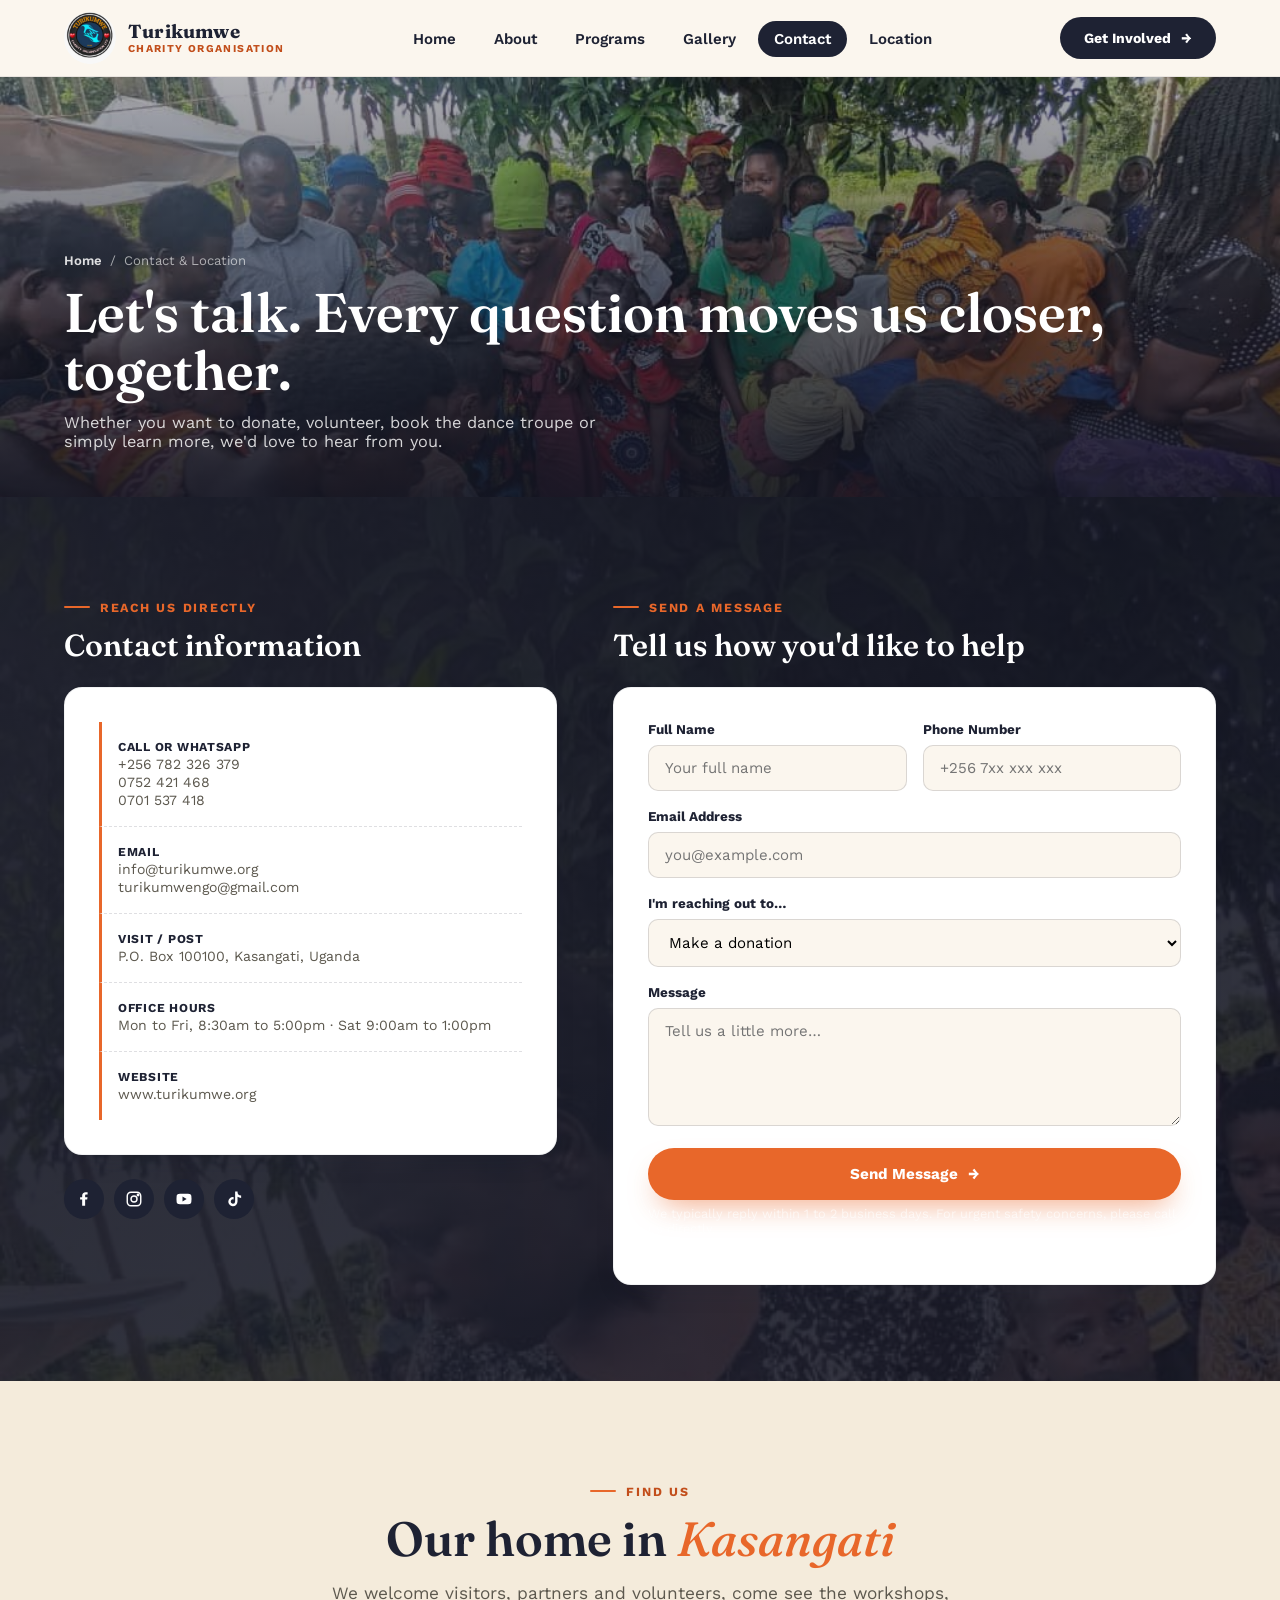
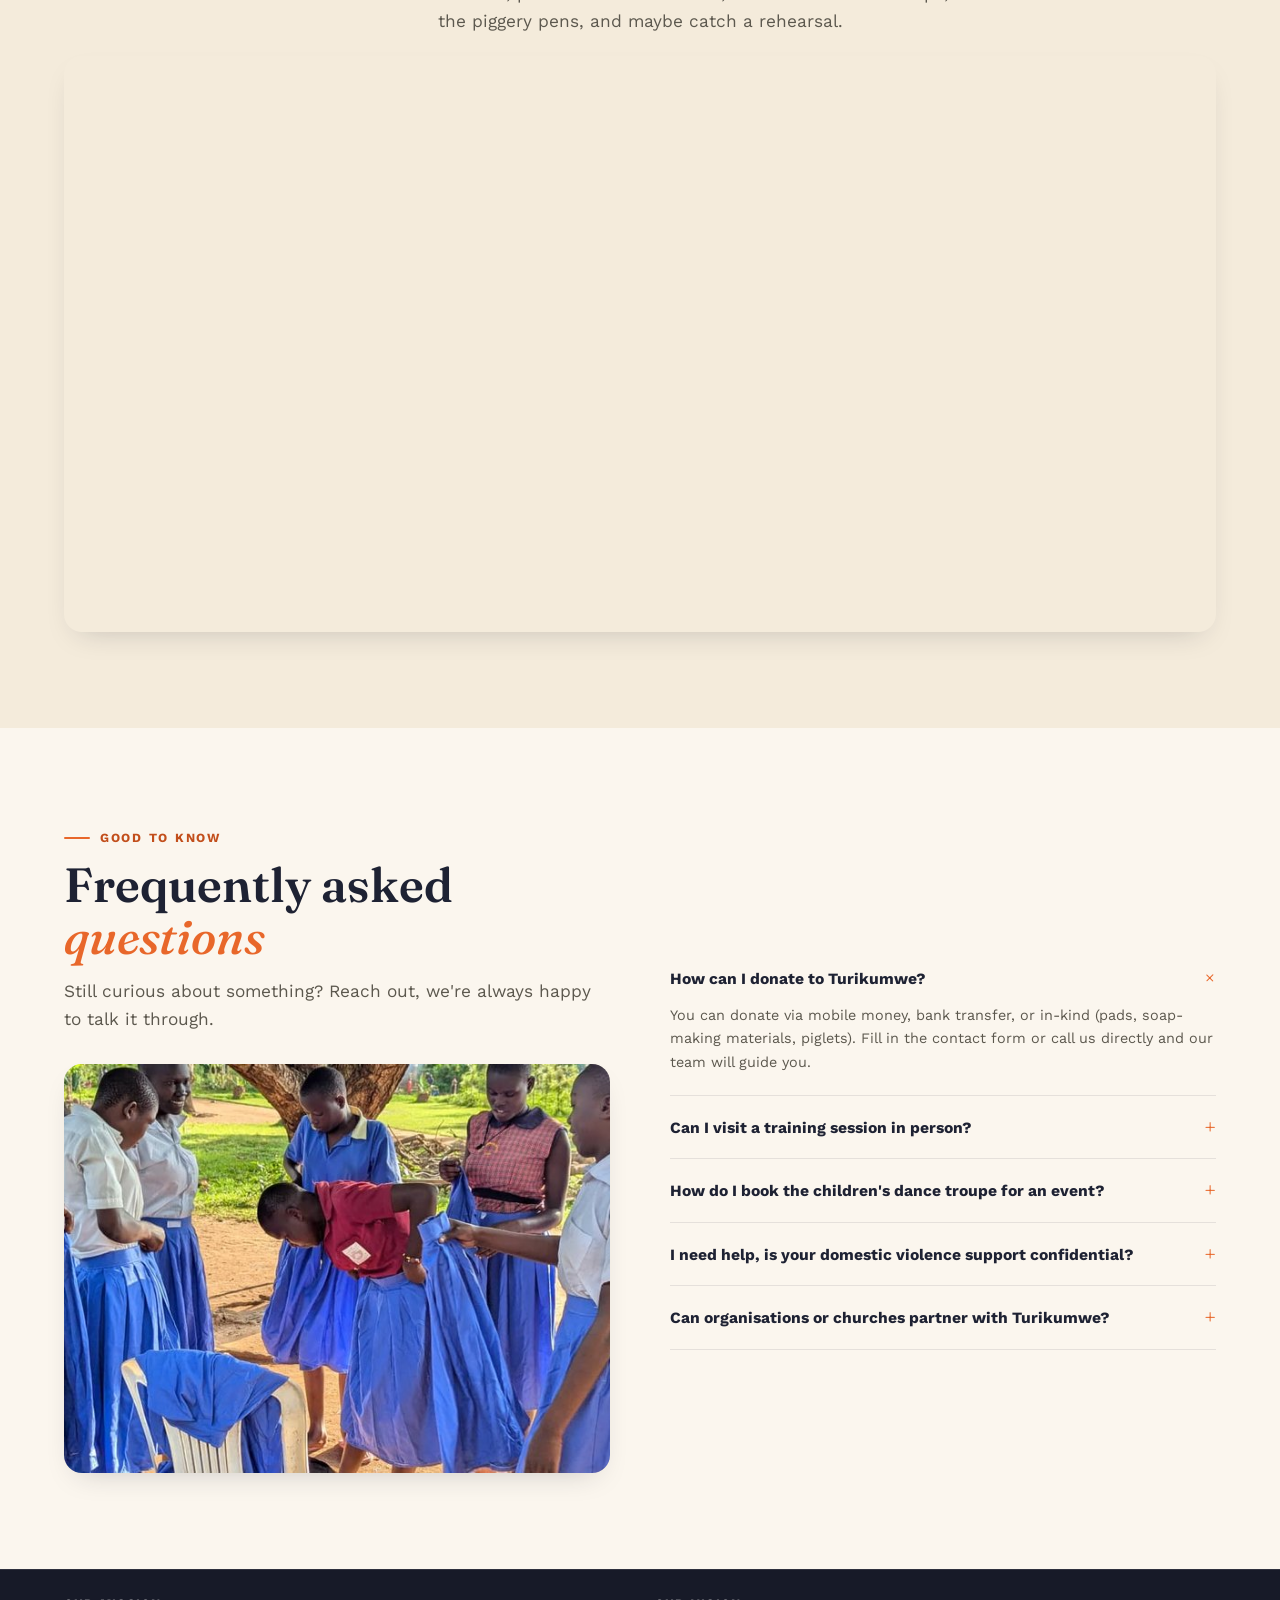
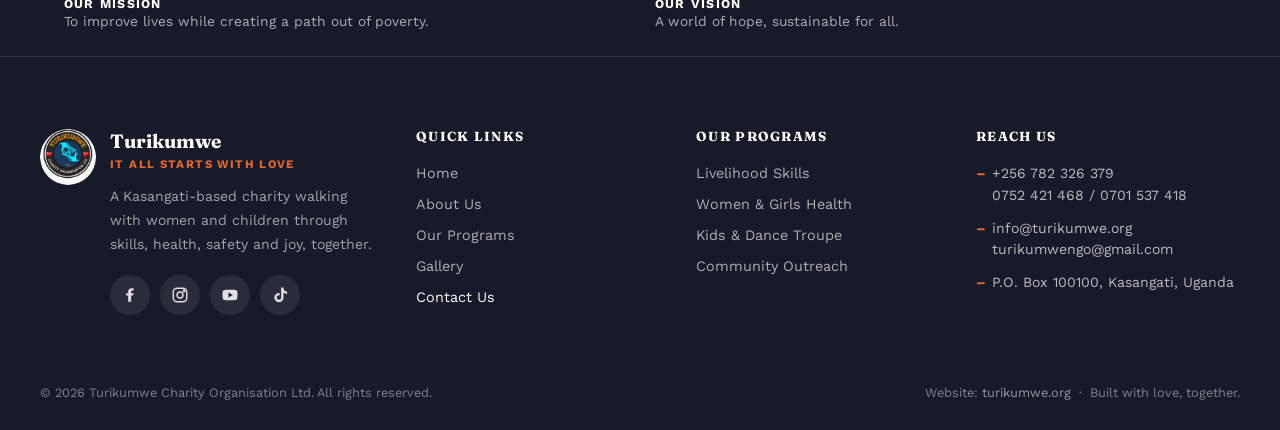
<file: contact.html>
<!DOCTYPE html>
<html lang="en">
<head>
<meta charset="UTF-8">
<meta name="viewport" content="width=device-width, initial-scale=1.0">
<title>Contact & Location | Turikumwe Charity Organisation</title>
<meta name="description" content="Get in touch with Turikumwe Charity Organisation in Kasangati, Uganda. Call, email, or visit us, and find out how to donate, volunteer or partner with us.">
<link rel="icon" href="images/logo.png">
<link rel="stylesheet" href="css/style.css">
</head>
<body>

<header class="site-header">
  <div class="header-inner">
    <a href="index.html" class="brand">
      <img src="images/logo.png" alt="Turikumwe Charity Organisation logo">
      <span class="brand-word"><b>Turikumwe</b><span>Charity Organisation</span></span>
    </a>
    <nav class="main-nav">
      <ul>
        <li><a href="index.html">Home</a></li>
        <li><a href="about.html">About</a></li>
        <li><a href="programs.html">Programs</a></li>
        <li><a href="gallery.html">Gallery</a></li>
        <li><a href="contact.html" class="active">Contact</a></li>
        <li><a href="contact.html#location">Location</a></li>
      </ul>
    </nav>
    <div class="header-actions">
      <a href="contact.html#form" class="btn btn-dark"><span>Get Involved</span><span class="arrow">→</span></a>
      <button class="nav-toggle" aria-label="Toggle menu"><span></span></button>
    </div>
  </div>
</header>
<div class="nav-backdrop" id="navBackdrop"></div>
<nav class="mobile-nav" id="mobileNav">
      <div class="nav-drawer-head">
        <a href="index.html" class="brand">
          <img src="images/logo.png" alt="Turikumwe Charity Organisation logo">
          <span class="brand-word"><b>Turikumwe</b><span>Charity Organisation</span></span>
        </a>
        <button class="nav-drawer-close" type="button" aria-label="Close menu">&times;</button>
      </div>
      <ul>
        <li><a href="index.html">Home</a></li>
        <li><a href="about.html">About</a></li>
        <li><a href="programs.html">Programs</a></li>
        <li><a href="gallery.html">Gallery</a></li>
        <li><a href="contact.html" class="active">Contact</a></li>
        <li><a href="contact.html#location">Location</a></li>
      </ul>
      <a href="contact.html#form" class="btn btn-dark">Get Involved<span class="arrow">&rarr;</span></a>
</nav>

<section class="page-hero">
  <div class="bg-slideshow">
    <img class="is-active" src="images/site/contact-hero.jpg" alt="Women and children from the Turikumwe community gathered together">
    <img src="images/site/community-deep.jpg" alt="Turikumwe volunteers on a community home-visit and outreach day">
    <img src="images/site/card-savings.jpg" alt="A savings and business training circle meeting outdoors">
  </div>
  <div class="page-hero-inner container">
    <div class="breadcrumb"><a href="index.html">Home</a> / <span>Contact &amp; Location</span></div>
    <h1>Let's talk. Every question moves us closer, together.</h1>
    <p>Whether you want to donate, volunteer, book the dance troupe or simply learn more, we'd love to hear from you.</p>
  </div>
</section>

<!-- ============ CONTACT INFO + FORM ============ -->
<section class="section contact-section" id="form">
  <div class="bg-slideshow">
    <img class="is-active" src="images/site/community-deep.jpg" alt="Turikumwe volunteers on a community home-visit and outreach day">
    <img src="images/site/card-savings.jpg" alt="A savings and business training circle meeting outdoors">
    <img src="images/site/card-community.jpg" alt="Turikumwe volunteers on a community outreach day">
  </div>
  <div class="container contact-grid">

    <div class="reveal">
      <span class="eyebrow">Reach us directly</span>
      <h2 class="section-title" style="margin-top:14px; font-size:1.9rem;">Contact information</h2>

      <div class="contact-card" style="margin-top:26px;">
        <div class="info-line">
          <div><b>Call or WhatsApp</b>
            <a href="tel:+256782326379">+256 782 326 379</a>
            <a href="tel:+256752421468">0752 421 468</a>
            <a href="tel:+256701537418">0701 537 418</a>
          </div>
        </div>
        <div class="info-line">
          <div><b>Email</b>
            <a href="mailto:info@turikumwe.org">info@turikumwe.org</a>
            <a href="mailto:turikumwengo@gmail.com">turikumwengo@gmail.com</a>
          </div>
        </div>
        <div class="info-line">
          <div><b>Visit / Post</b><span>P.O. Box 100100, Kasangati, Uganda</span></div>
        </div>
        <div class="info-line">
          <div><b>Office Hours</b><span>Mon to Fri, 8:30am to 5:00pm &middot; Sat 9:00am to 1:00pm</span></div>
        </div>
        <div class="info-line">
          <div><b>Website</b><a href="https://www.turikumwe.org" target="_blank" rel="noopener">www.turikumwe.org</a></div>
        </div>
      </div>

      <div class="footer-social" style="margin-top:24px; gap:10px;">
        <a href="#" style="background:var(--navy); color:#fff;" aria-label="Facebook"><svg viewBox="0 0 24 24" fill="currentColor"><path d="M13.5 21v-8.2h2.75l.41-3.2H13.5V7.4c0-.93.26-1.56 1.6-1.56h1.7V2.98C16.5 2.94 15.4 2.85 14.1 2.85c-2.7 0-4.55 1.65-4.55 4.68v2.07H6.8v3.2h2.75V21h3.95z"/></svg></a>
        <a href="#" style="background:var(--navy); color:#fff;" aria-label="Instagram"><svg viewBox="0 0 24 24" fill="none" stroke="currentColor" stroke-width="1.9"><rect x="3" y="3" width="18" height="18" rx="5"/><circle cx="12" cy="12" r="4"/><circle cx="17.4" cy="6.6" r="1"/></svg></a>
        <a href="#" style="background:var(--navy); color:#fff;" aria-label="YouTube"><svg viewBox="0 0 24 24" fill="currentColor"><path d="M22 12s0-3.2-.4-4.7a2.9 2.9 0 0 0-2-2C17.9 5 12 5 12 5s-5.9 0-7.6.3a2.9 2.9 0 0 0-2 2C2 8.8 2 12 2 12s0 3.2.4 4.7a2.9 2.9 0 0 0 2 2C6.1 19 12 19 12 19s5.9 0 7.6-.3a2.9 2.9 0 0 0 2-2C22 15.2 22 12 22 12z"/><path d="M10 15.2V8.8L15.5 12z" fill="#1E2233"/></svg></a>
        <a href="#" style="background:var(--navy); color:#fff;" aria-label="TikTok"><svg viewBox="0 0 24 24" fill="currentColor"><path d="M16.7 2h-3.2v13.4a2.9 2.9 0 1 1-2.05-2.77v-3.28a6.15 6.15 0 1 0 5.25 6.08V9.03a8.3 8.3 0 0 0 4.8 1.53V7.35a5.06 5.06 0 0 1-4.8-5.35z"/></svg></a>
      </div>
    </div>

    <div class="reveal">
      <span class="eyebrow">Send a message</span>
      <h2 class="section-title" style="margin-top:14px; font-size:1.9rem;">Tell us how you'd like to help</h2>
      <form class="contact-card" id="contactForm" style="margin-top:26px;">
        <div class="form-row">
          <div class="form-field">
            <label for="fname">Full Name</label>
            <input type="text" id="fname" name="fname" placeholder="Your full name" required>
          </div>
          <div class="form-field">
            <label for="fphone">Phone Number</label>
            <input type="tel" id="fphone" name="fphone" placeholder="+256 7xx xxx xxx">
          </div>
        </div>
        <div class="form-field">
          <label for="femail">Email Address</label>
          <input type="email" id="femail" name="femail" placeholder="you@example.com" required>
        </div>
        <div class="form-field">
          <label for="freason">I'm reaching out to…</label>
          <select id="freason" name="freason">
            <option>Make a donation</option>
            <option>Volunteer my time</option>
            <option>Sponsor a woman or child</option>
            <option>Book the dance troupe</option>
            <option>Partner with Turikumwe</option>
            <option>Something else</option>
          </select>
        </div>
        <div class="form-field">
          <label for="fmsg">Message</label>
          <textarea id="fmsg" name="fmsg" rows="5" placeholder="Tell us a little more…" required></textarea>
        </div>
        <button type="submit" class="btn btn-primary" style="width:100%;">Send Message<span class="arrow">→</span></button>
        <p class="form-note">We typically reply within 1 to 2 business days. For urgent safety concerns, please call us directly.</p>
        <p id="formStatus"></p>
      </form>
    </div>
  </div>
</section>


<!-- ============ LOCATION / MAP ============ -->
<section id="location" class="section" style="background:var(--cream-2); scroll-margin-top:100px;">
  <div class="container">
    <div class="center" style="max-width:620px;">
      <span class="eyebrow">Find us</span>
      <h2 class="section-title" style="margin-top:14px;">Our home in <em>Kasangati</em></h2>
      <p class="section-lede center">We welcome visitors, partners and volunteers, come see the workshops, the piggery pens, and maybe catch a rehearsal.</p>
    </div>
    <div class="map-wrap reveal">
      <iframe src="https://www.google.com/maps?q=Kasangati,Uganda&output=embed" loading="lazy" referrerpolicy="no-referrer-when-downgrade" title="Map showing Turikumwe Charity Organisation location in Kasangati, Uganda"></iframe>
    </div>
  </div>
</section>

<!-- ============ FAQ ============ -->
<section class="section">
  <div class="container two-col">
    <div class="reveal">
      <span class="eyebrow">Good to know</span>
      <h2 class="section-title" style="margin-top:14px;">Frequently asked <em>questions</em></h2>
      <p class="section-lede">Still curious about something? Reach out, we're always happy to talk it through.</p>
      <div class="faq-slideshow reveal" style="margin-top:30px;">
        <img src="images/site/contact-faq.jpg" class="is-active" alt="School girls we support, receiving school uniforms">
        <img src="images/site/women-deep.jpg" alt="Girls and women celebrating a pad distribution drive">
        <img src="images/site/program-kids.jpg" alt="Our children's dance troupe performing at a community event">
        <img src="images/site/card-savings.jpg" alt="A savings and business training circle meeting outdoors">
      </div>
    </div>
    <div class="reveal">
      <div class="faq-item open">
        <div class="faq-q">How can I donate to Turikumwe?<span class="faq-toggle">+</span></div>
        <div class="faq-a"><p>You can donate via mobile money, bank transfer, or in-kind (pads, soap-making materials, piglets). Fill in the contact form or call us directly and our team will guide you.</p></div>
      </div>
      <div class="faq-item">
        <div class="faq-q">Can I visit a training session in person?<span class="faq-toggle">+</span></div>
        <div class="faq-a"><p>Yes, we welcome visitors during office hours. Please contact us ahead of time so we can plan a session that's ready to show you around.</p></div>
      </div>
      <div class="faq-item">
        <div class="faq-q">How do I book the children's dance troupe for an event?<span class="faq-toggle">+</span></div>
        <div class="faq-a"><p>Send us your event date, location and details through the contact form and our coordinator will confirm availability and any performance fee that supports the children's program.</p></div>
      </div>
      <div class="faq-item">
        <div class="faq-q">I need help, is your domestic violence support confidential?<span class="faq-toggle">+</span></div>
        <div class="faq-a"><p>Yes. Our safe-space circles and counselling referrals are handled with care and discretion. Please call us directly, and we will guide you to the right support.</p></div>
      </div>
      <div class="faq-item">
        <div class="faq-q">Can organisations or churches partner with Turikumwe?<span class="faq-toggle">+</span></div>
        <div class="faq-a"><p>Absolutely, we work with local partners on training, outreach and funding. Reach out and let's explore what a partnership could look like.</p></div>
      </div>
    </div>
  </div>
</section>

<footer class="site-footer" id="footer-include"></footer>
<script src="js/main.js"></script>
<script src="js/footer.js"></script>
</body>
</html>
</file>
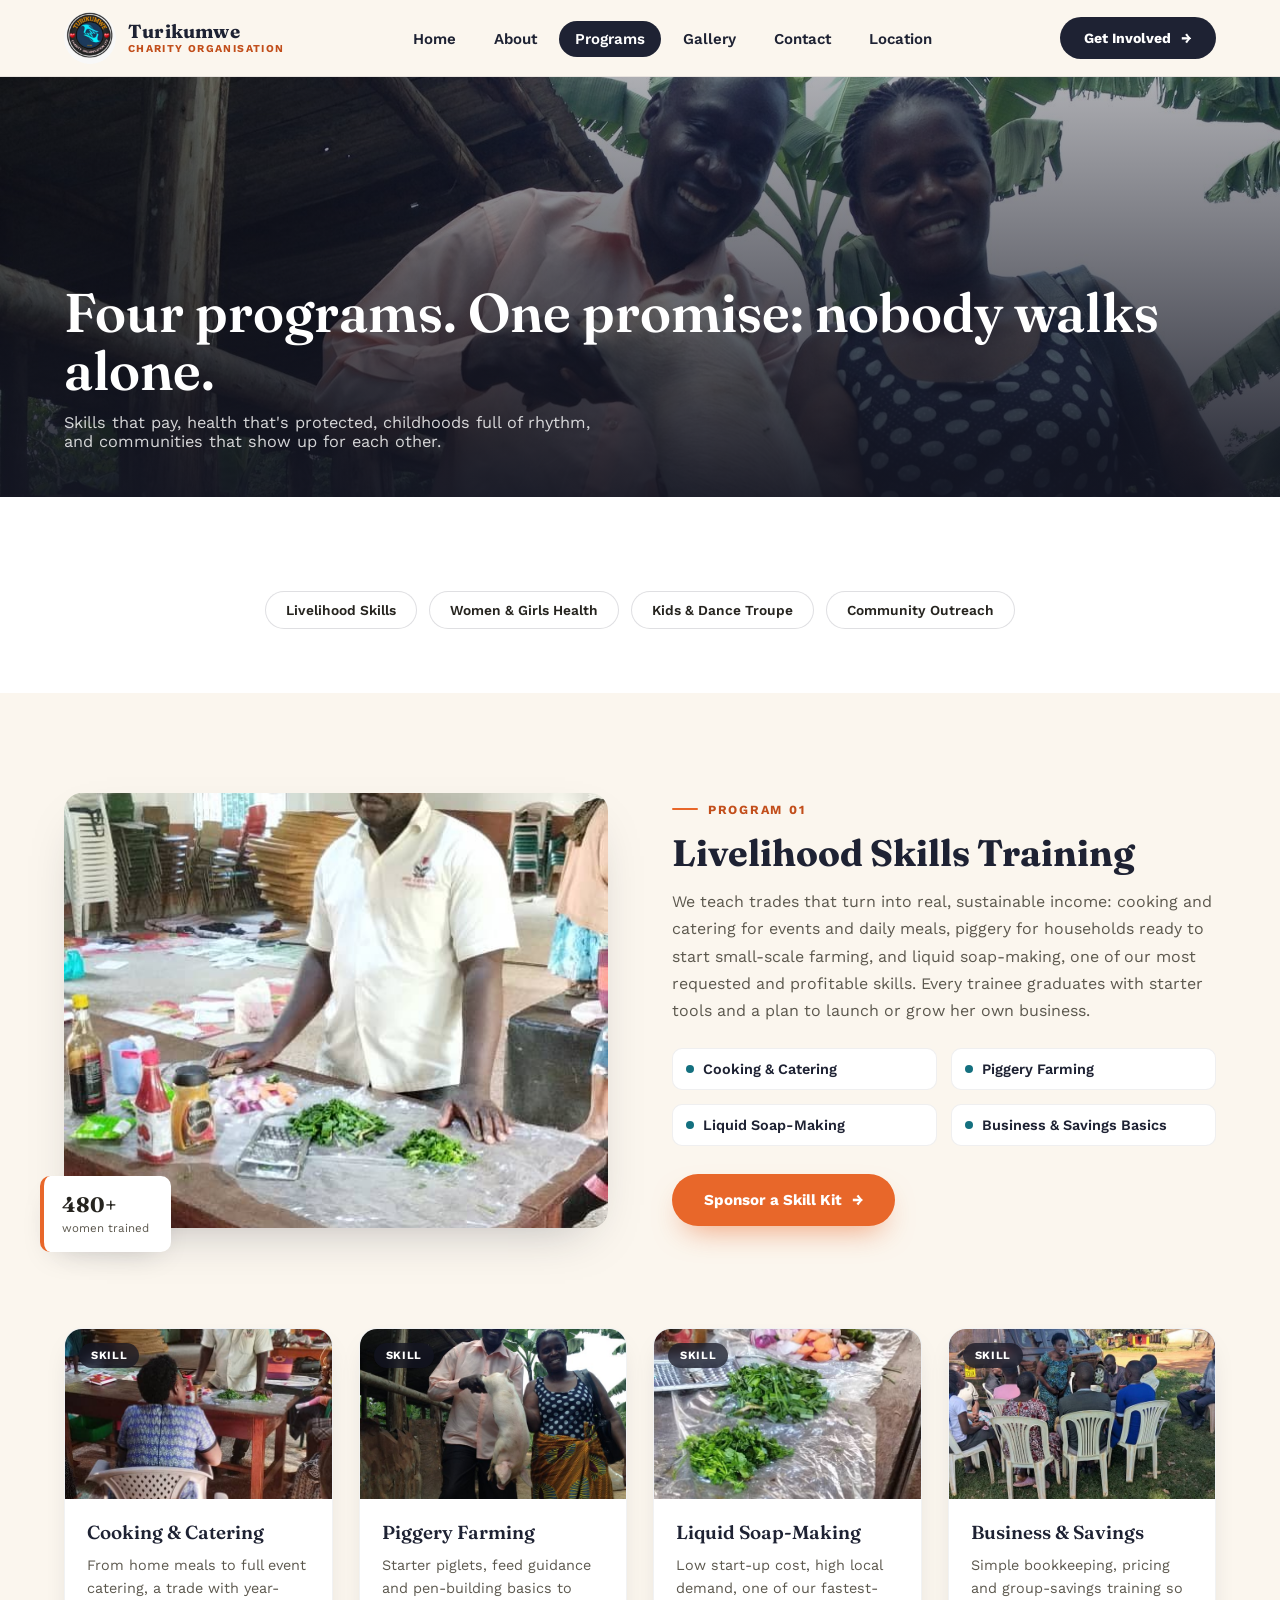
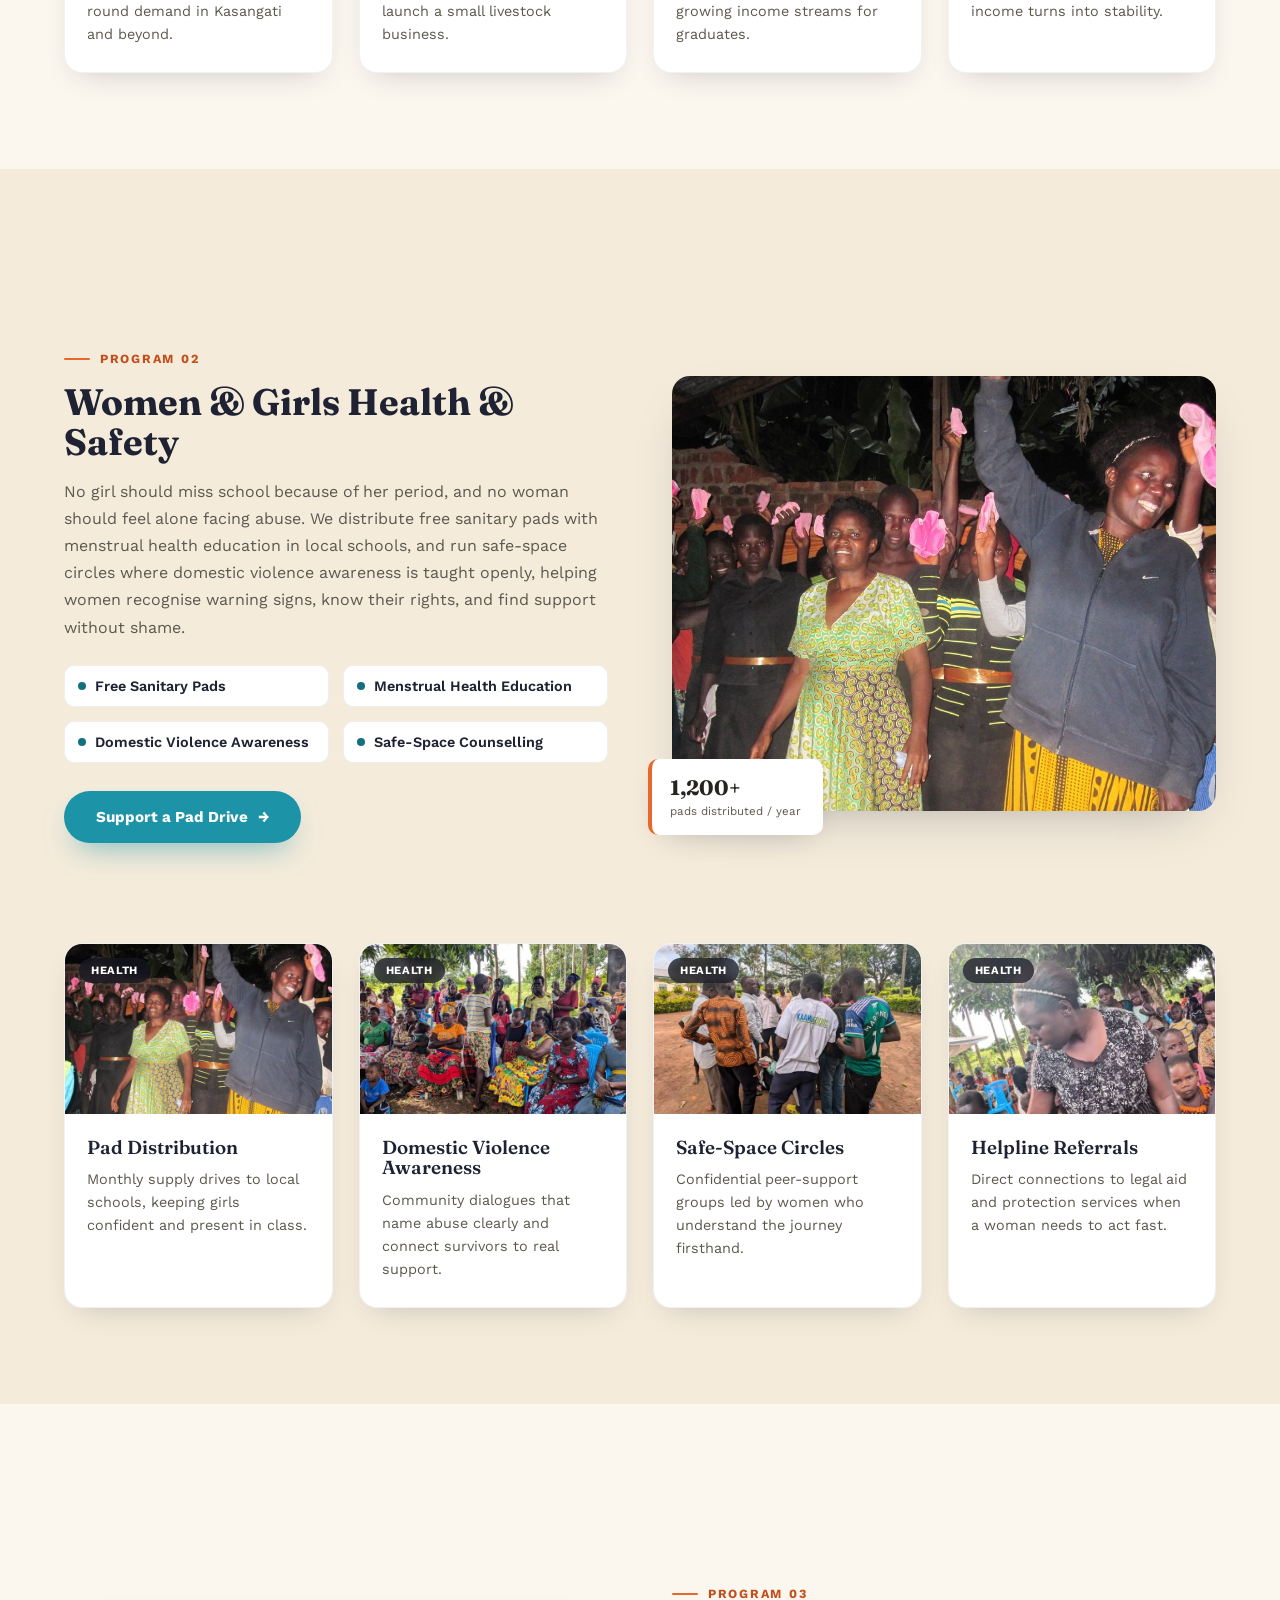
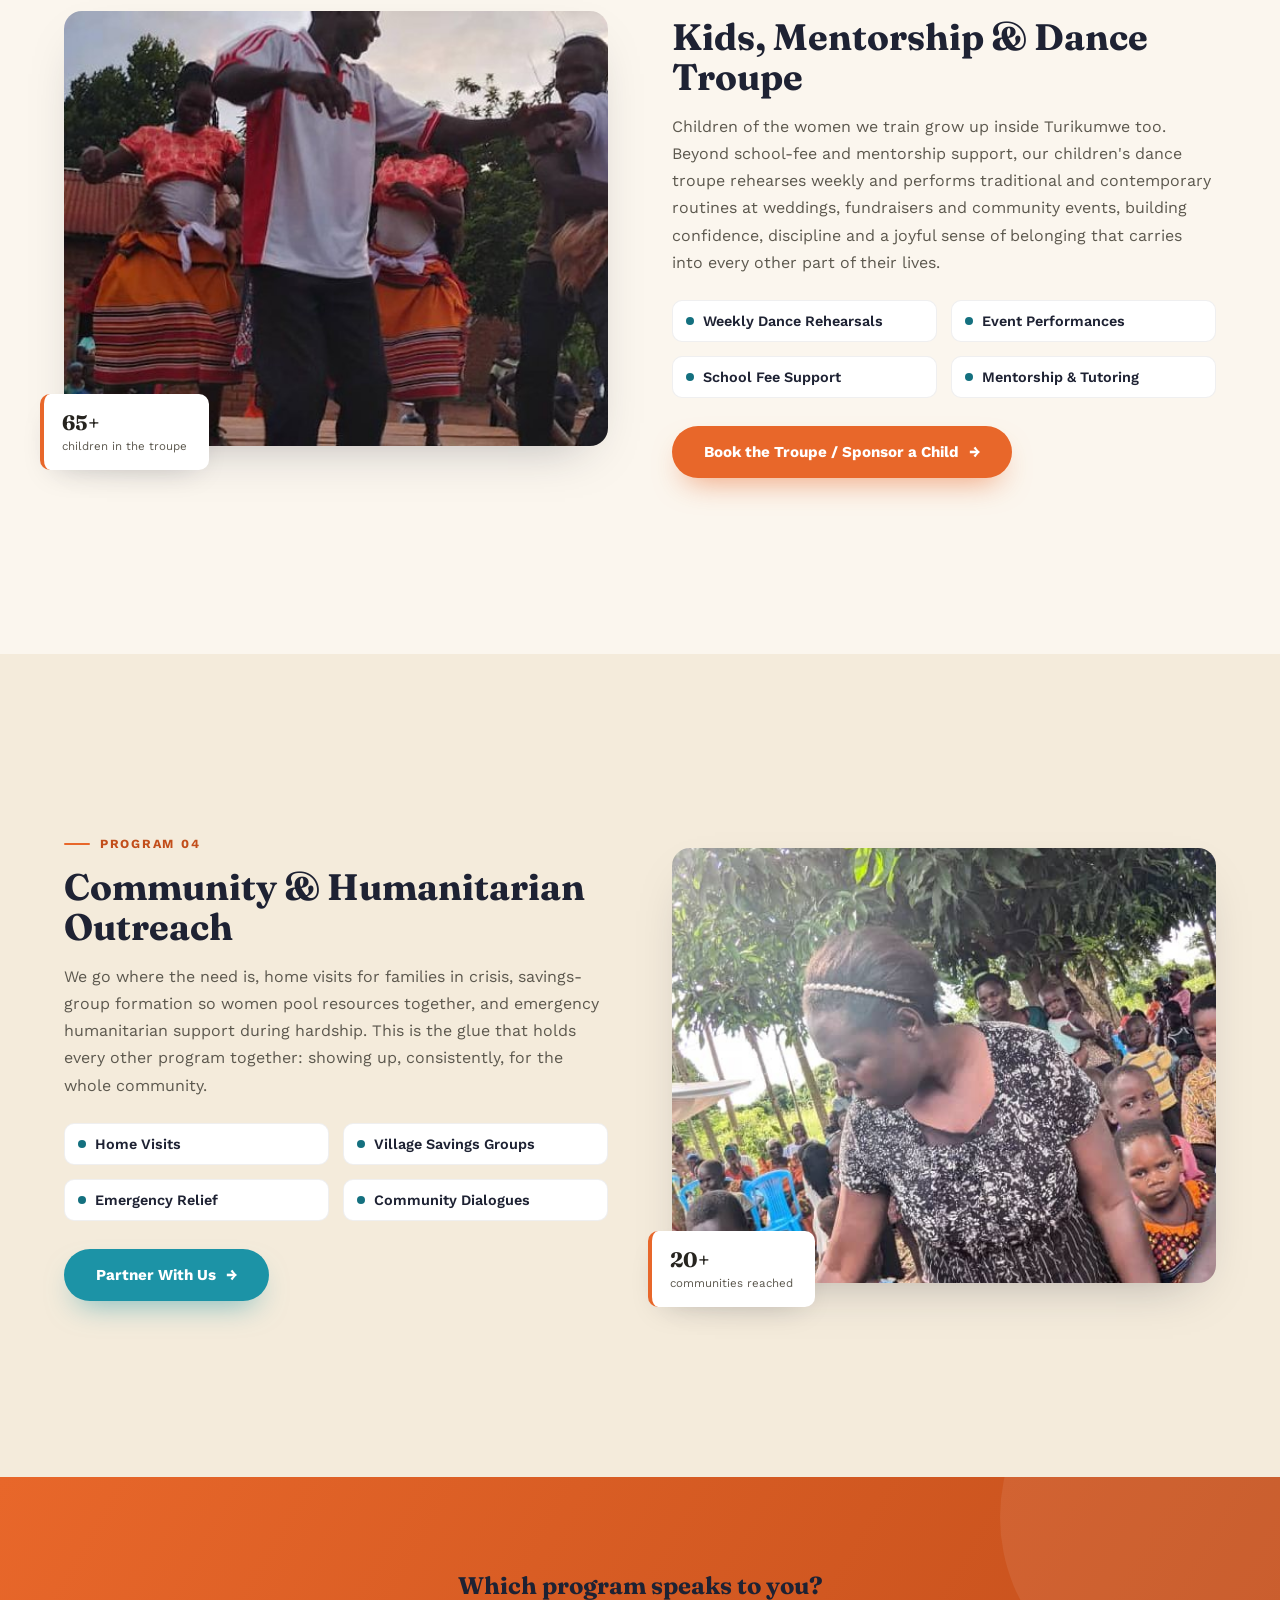
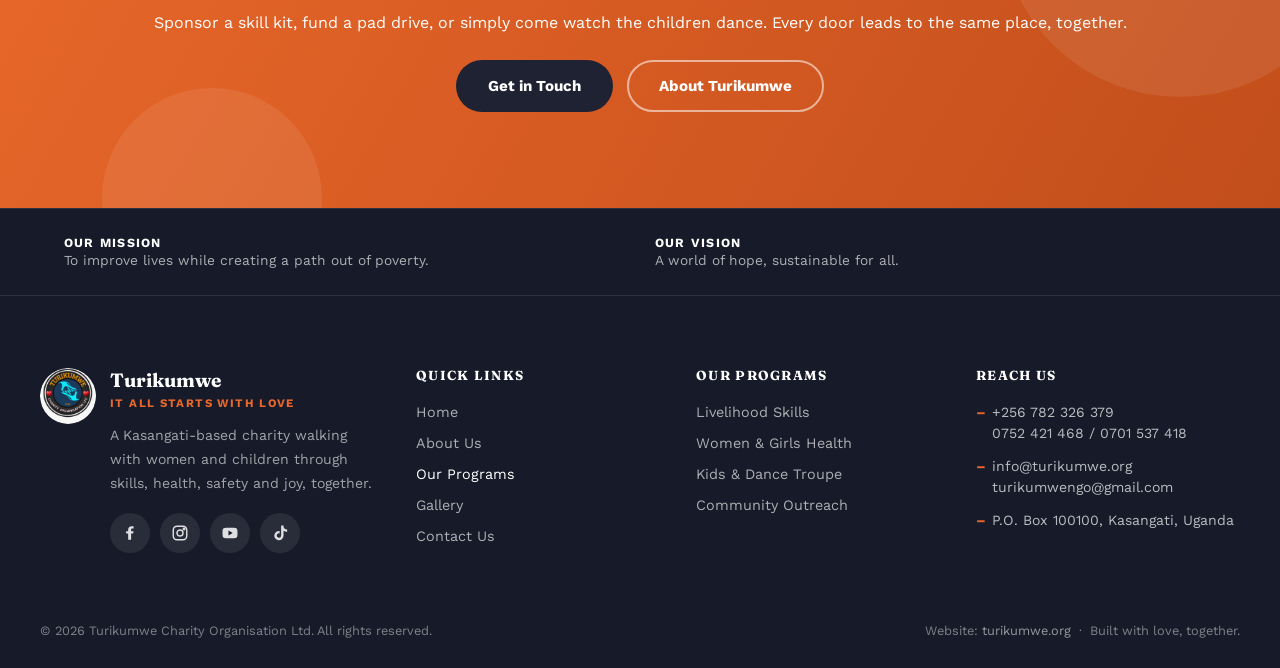
<file: programs.html>
<!DOCTYPE html>
<html lang="en">
<head>
<meta charset="UTF-8">
<meta name="viewport" content="width=device-width, initial-scale=1.0">
<title>Our Programs | Turikumwe Charity Organisation</title>
<meta name="description" content="Explore Turikumwe's programs: livelihood skills (cooking, catering, piggery, soap-making), women & girls health support, our children's dance troupe, and community outreach.">
<link rel="icon" href="images/logo.png">
<link rel="stylesheet" href="css/style.css">
</head>
<body>

<header class="site-header">
  <div class="header-inner">
    <a href="index.html" class="brand">
      <img src="images/logo.png" alt="Turikumwe Charity Organisation logo">
      <span class="brand-word"><b>Turikumwe</b><span>Charity Organisation</span></span>
    </a>
    <nav class="main-nav">
      <ul>
        <li><a href="index.html">Home</a></li>
        <li><a href="about.html">About</a></li>
        <li><a href="programs.html" class="active">Programs</a></li>
        <li><a href="gallery.html">Gallery</a></li>
        <li><a href="contact.html">Contact</a></li>
        <li><a href="contact.html#location">Location</a></li>
      </ul>
    </nav>
    <div class="header-actions">
      <a href="contact.html" class="btn btn-dark"><span>Get Involved</span><span class="arrow">→</span></a>
      <button class="nav-toggle" aria-label="Toggle menu"><span></span></button>
    </div>
  </div>
</header>
<div class="nav-backdrop" id="navBackdrop"></div>
<nav class="mobile-nav" id="mobileNav">
      <div class="nav-drawer-head">
        <a href="index.html" class="brand">
          <img src="images/logo.png" alt="Turikumwe Charity Organisation logo">
          <span class="brand-word"><b>Turikumwe</b><span>Charity Organisation</span></span>
        </a>
        <button class="nav-drawer-close" type="button" aria-label="Close menu">&times;</button>
      </div>
      <ul>
        <li><a href="index.html">Home</a></li>
        <li><a href="about.html">About</a></li>
        <li><a href="programs.html" class="active">Programs</a></li>
        <li><a href="gallery.html">Gallery</a></li>
        <li><a href="contact.html">Contact</a></li>
        <li><a href="contact.html#location">Location</a></li>
      </ul>
      <a href="contact.html" class="btn btn-dark">Get Involved<span class="arrow">&rarr;</span></a>
</nav>

<section class="page-hero">
  <div class="bg-slideshow">
    <img class="is-active" src="images/site/programs-hero.jpg" alt="A woman receiving a starter piglet through Turikumwe's livelihood program">
    <img src="images/site/skills-deep.jpg" alt="Women training together in a livelihood skills program">
    <img src="images/site/women-deep.jpg" alt="Girls and women celebrating a pad distribution drive">
  </div>
  <div class="page-hero-inner container">
    <h1>Four programs. One promise: nobody walks alone.</h1>
    <p>Skills that pay, health that's protected, childhoods full of rhythm, and communities that show up for each other.</p>
  </div>
</section>

<!-- quick jump chips -->
<section class="section-tight subprogram-strip">
  <div class="container center">
    <div class="chip-row" style="justify-content:center;">
      <a href="#skills" class="filter-chip">Livelihood Skills</a>
      <a href="#women" class="filter-chip">Women &amp; Girls Health</a>
      <a href="#kids" class="filter-chip">Kids &amp; Dance Troupe</a>
      <a href="#community" class="filter-chip">Community Outreach</a>
    </div>
  </div>
</section>

<!-- ============ SKILLS ============ -->
<section id="skills" class="section" style="padding-top:20px;">
  <div class="container">
    <div class="deep-program">
      <div class="deep-media reveal">
        <img src="images/site/skills-deep.jpg" alt="Women in a cooking and catering training class">
        <div class="badge-float">
          <div><b>480+</b><span>women trained</span></div>
        </div>
      </div>
      <div class="deep-text reveal">
        <span class="eyebrow">Program 01</span>
        <h2>Livelihood Skills Training</h2>
        <p>We teach trades that turn into real, sustainable income: cooking and catering for events and daily meals, piggery for households ready to start small-scale farming, and liquid soap-making, one of our most requested and profitable skills. Every trainee graduates with starter tools and a plan to launch or grow her own business.</p>
        <ul class="mini-list">
          <li>Cooking &amp; Catering</li>
          <li>Piggery Farming</li>
          <li>Liquid Soap-Making</li>
          <li>Business &amp; Savings Basics</li>
        </ul>
        <a href="contact.html" class="btn btn-primary" style="margin-top:28px;">Sponsor a Skill Kit<span class="arrow">→</span></a>
      </div>
    </div>

    <div class="program-grid" style="margin-top:20px;">
      <div class="program-card reveal">
        <div class="program-media"><span class="tag">Skill</span><img src="images/site/skills-cooking-card.jpg" alt="Cooking and catering training"></div>
        <div class="program-body"><h3>Cooking &amp; Catering</h3><p>From home meals to full event catering, a trade with year-round demand in Kasangati and beyond.</p></div>
      </div>
      <div class="program-card reveal">
        <div class="program-media"><span class="tag">Skill</span><img src="images/site/card-piggery.jpg" alt="A trainee receiving a starter piglet for her piggery business"></div>
        <div class="program-body"><h3>Piggery Farming</h3><p>Starter piglets, feed guidance and pen-building basics to launch a small livestock business.</p></div>
      </div>
      <div class="program-card reveal">
        <div class="program-media"><span class="tag">Skill</span><img src="images/site/skills-soap-card.jpg" alt="Preparing ingredients for a skills training workshop"></div>
        <div class="program-body"><h3>Liquid Soap-Making</h3><p>Low start-up cost, high local demand, one of our fastest-growing income streams for graduates.</p></div>
      </div>
      <div class="program-card reveal">
        <div class="program-media"><span class="tag">Skill</span><img src="images/site/card-savings.jpg" alt="A savings and business training circle meeting outdoors"></div>
        <div class="program-body"><h3>Business &amp; Savings</h3><p>Simple bookkeeping, pricing and group-savings training so income turns into stability.</p></div>
      </div>
    </div>
  </div>
</section>


<!-- ============ WOMEN & GIRLS HEALTH ============ -->
<section id="women" class="section" style="background:var(--cream-2);">
  <div class="container">
    <div class="deep-program reverse">
      <div class="deep-media reveal">
        <img src="images/site/women-deep.jpg" alt="Girls and women celebrating a pad distribution drive">
        <div class="badge-float">
          <div><b>1,200+</b><span>pads distributed / year</span></div>
        </div>
      </div>
      <div class="deep-text reveal">
        <span class="eyebrow">Program 02</span>
        <h2>Women &amp; Girls Health &amp; Safety</h2>
        <p>No girl should miss school because of her period, and no woman should feel alone facing abuse. We distribute free sanitary pads with menstrual health education in local schools, and run safe-space circles where domestic violence awareness is taught openly, helping women recognise warning signs, know their rights, and find support without shame.</p>
        <ul class="mini-list">
          <li>Free Sanitary Pads</li>
          <li>Menstrual Health Education</li>
          <li>Domestic Violence Awareness</li>
          <li>Safe-Space Counselling</li>
        </ul>
        <a href="contact.html" class="btn btn-teal" style="margin-top:28px;">Support a Pad Drive<span class="arrow">→</span></a>
      </div>
    </div>

    <div class="program-grid" style="margin-top:20px;">
      <div class="program-card reveal">
        <div class="program-media"><span class="tag">Health</span><img src="images/site/card-pads.jpg" alt="Girls celebrating a sanitary pad distribution drive"></div>
        <div class="program-body"><h3>Pad Distribution</h3><p>Monthly supply drives to local schools, keeping girls confident and present in class.</p></div>
      </div>
      <div class="program-card reveal">
        <div class="program-media"><span class="tag">Health</span><img src="images/site/card-awareness.jpg" alt="A community dialogue circle on domestic violence awareness"></div>
        <div class="program-body"><h3>Domestic Violence Awareness</h3><p>Community dialogues that name abuse clearly and connect survivors to real support.</p></div>
      </div>
      <div class="program-card reveal">
        <div class="program-media"><span class="tag">Health</span><img src="images/site/card-safespace.jpg" alt="A safe-space peer support circle meeting"></div>
        <div class="program-body"><h3>Safe-Space Circles</h3><p>Confidential peer-support groups led by women who understand the journey firsthand.</p></div>
      </div>
      <div class="program-card reveal">
        <div class="program-media"><span class="tag">Health</span><img src="images/site/card-helpline.jpg" alt="A Turikumwe volunteer reaching out to a family for support"></div>
        <div class="program-body"><h3>Helpline Referrals</h3><p>Direct connections to legal aid and protection services when a woman needs to act fast.</p></div>
      </div>
    </div>
  </div>
</section>


<!-- ============ KIDS & DANCE TROUPE ============ -->
<section id="kids" class="section">
  <div class="container">
    <div class="deep-program">
      <div class="deep-media reveal">
        <img src="images/site/kids-deep.jpg" alt="Children in our dance and mentorship troupe performing">
        <div class="badge-float">
          <div><b>65+</b><span>children in the troupe</span></div>
        </div>
      </div>
      <div class="deep-text reveal">
        <span class="eyebrow">Program 03</span>
        <h2>Kids, Mentorship &amp; Dance Troupe</h2>
        <p>Children of the women we train grow up inside Turikumwe too. Beyond school-fee and mentorship support, our children's dance troupe rehearses weekly and performs traditional and contemporary routines at weddings, fundraisers and community events, building confidence, discipline and a joyful sense of belonging that carries into every other part of their lives.</p>
        <ul class="mini-list">
          <li>Weekly Dance Rehearsals</li>
          <li>Event Performances</li>
          <li>School Fee Support</li>
          <li>Mentorship &amp; Tutoring</li>
        </ul>
        <a href="contact.html" class="btn btn-primary" style="margin-top:28px;">Book the Troupe / Sponsor a Child<span class="arrow">→</span></a>
      </div>
    </div>
  </div>
</section>


<!-- ============ COMMUNITY OUTREACH ============ -->
<section id="community" class="section" style="background:var(--cream-2);">
  <div class="container">
    <div class="deep-program reverse">
      <div class="deep-media reveal">
        <img src="images/site/community-deep.jpg" alt="A Turikumwe volunteer reaching out to children during a community outreach visit">
        <div class="badge-float">
          <div><b>20+</b><span>communities reached</span></div>
        </div>
      </div>
      <div class="deep-text reveal">
        <span class="eyebrow">Program 04</span>
        <h2>Community &amp; Humanitarian Outreach</h2>
        <p>We go where the need is, home visits for families in crisis, savings-group formation so women pool resources together, and emergency humanitarian support during hardship. This is the glue that holds every other program together: showing up, consistently, for the whole community.</p>
        <ul class="mini-list">
          <li>Home Visits</li>
          <li>Village Savings Groups</li>
          <li>Emergency Relief</li>
          <li>Community Dialogues</li>
        </ul>
        <a href="contact.html" class="btn btn-teal" style="margin-top:28px;">Partner With Us<span class="arrow">→</span></a>
      </div>
    </div>
  </div>
</section>

<!-- ============ CTA ============ -->
<section class="section cta-band">
  <div class="container" style="text-align:center;">
    <h2 class="reveal">Which program speaks to you?</h2>
    <p class="reveal center" style="margin:14px auto 0;">Sponsor a skill kit, fund a pad drive, or simply come watch the children dance. Every door leads to the same place, together.</p>
    <div class="cta-actions reveal" style="justify-content:center; margin-top:28px;">
      <a href="contact.html" class="btn btn-dark">Get in Touch</a>
      <a href="about.html" class="btn btn-outline">About Turikumwe</a>
    </div>
  </div>
</section>

<footer class="site-footer" id="footer-include"></footer>
<script src="js/main.js"></script>
<script src="js/footer.js"></script>
</body>
</html>
</file>
<file: css/style.css>
/* ==========================================================================
   TURIKUMWE CHARITY ORGANISATION — Stylesheet
   Design language: "Threads of Turikumwe" — a running-stitch signature
   motif ties every section together, echoing the tailoring/soap-making
   skills we teach and the meaning of the name: "we are together".
   ========================================================================== */

@import url('https://fonts.googleapis.com/css2?family=Fraunces:ital,opsz,wght@0,9..144,400;0,9..144,500;0,9..144,600;0,9..144,700;0,9..144,900;1,9..144,500;1,9..144,600&family=Work+Sans:wght@400;500;600;700;800&display=swap');

:root{
  /* ---- brand palette, drawn from the Turikumwe letterhead ---- */
  --orange: #E8672A;
  --orange-dark: #C24E1B;
  --orange-light: #FBEDE3;
  --navy: #1E2233;
  --navy-2: #262C42;
  --navy-soft: #3A4160;
  --teal: #1C93A6;
  --teal-dark: #14707F;
  --red: #E14B57;
  --cream: #FBF6EE;
  --cream-2: #F4EBDB;
  --ink: #26241F;
  --ink-soft: #5C584E;
  --white: #FFFFFF;

  --font-display: 'Fraunces', serif;
  --font-body: 'Work Sans', sans-serif;

  --container: 1200px;
  --radius: 18px;
  --radius-sm: 10px;

  --shadow-soft: 0 20px 50px -25px rgba(30,34,51,0.35);
  --shadow-card: 0 12px 30px -15px rgba(30,34,51,0.25);
}

*,*::before,*::after{ box-sizing: border-box; }
html{ scroll-behavior: smooth; }
body{
  margin:0;
  font-family: var(--font-body);
  color: var(--ink);
  background: var(--cream);
  -webkit-font-smoothing: antialiased;
  overflow-x: hidden;
}
img{ max-width:100%; display:block; }
a{ color: inherit; text-decoration: none; }
ul{ margin:0; padding:0; list-style:none; }
h1,h2,h3,h4{ font-family: var(--font-display); margin:0; color: var(--navy); line-height:1.08; }
p{ margin:0; }
button{ font-family: inherit; cursor:pointer; }
:focus-visible{ outline: 3px solid var(--teal); outline-offset: 3px; }

.container{ max-width: var(--container); margin: 0 auto; padding: 0 24px; }
.eyebrow{
  font-family: var(--font-body); font-weight:700; letter-spacing:.14em; text-transform:uppercase;
  font-size:.78rem; color: var(--orange-dark);
  display:inline-flex; align-items:center; gap:10px;
}
.eyebrow::before{ content:""; width:26px; height:2px; background: var(--orange); display:inline-block; border-radius:2px; }

.section{ padding: 96px 0; position:relative; }
.section-tight{ padding: 64px 0; }
.section-title{ font-size: clamp(2rem, 4vw, 3rem); font-weight:600; }
.section-title em{ font-style:italic; color: var(--orange); font-weight:500; }
.section-lede{ font-size:1.08rem; color: var(--ink-soft); max-width: 640px; line-height:1.65; margin-top:14px; }
.center{ text-align:center; margin-left:auto; margin-right:auto; }

.btn{
  display:inline-flex; align-items:center; justify-content:center; gap:10px;
  font-weight:700; font-size:.95rem; padding: 15px 30px; border-radius: 999px;
  border: 2px solid transparent; transition: transform .25s ease, box-shadow .25s ease, background .25s ease, color .25s ease;
  white-space: nowrap;
}
.btn .arrow{ display:inline-block; transition: transform .25s ease; }
.btn:hover .arrow{ transform: translateX(4px); }
.btn-primary{ background: var(--orange); color:#fff; box-shadow: 0 14px 30px -12px rgba(232,103,42,.65); }
.btn-primary:hover{ background: var(--orange-dark); transform: translateY(-2px); }
.btn-outline{ border-color: rgba(255,255,255,.55); color:#fff; }
.btn-outline:hover{ background: rgba(255,255,255,.14); transform: translateY(-2px); }
.btn-dark{ background: var(--navy); color:#fff; }
.btn-dark:hover{ background:#0f1220; transform: translateY(-2px); }
.btn-teal{ background: var(--teal); color:#fff; box-shadow: 0 14px 30px -12px rgba(28,147,166,.6); }
.btn-teal:hover{ background: var(--teal-dark); transform: translateY(-2px); }
.btn-ghost-navy{ border-color: var(--navy); color: var(--navy); }
.btn-ghost-navy:hover{ background: var(--navy); color:#fff; }

/* ---------------------------------- HEADER ---------------------------------- */
.site-header{
  position: sticky; top:0; z-index: 1000;
  background: rgba(251,246,238,.88);
  backdrop-filter: blur(14px) saturate(140%);
  border-bottom: 1px solid rgba(30,34,51,.08);
  transition: box-shadow .3s ease;
}
.site-header.scrolled{ box-shadow: 0 8px 30px -20px rgba(0,0,0,.4); }
.header-inner{ display:flex; align-items:center; justify-content:space-between; padding: 12px 24px; max-width: var(--container); margin:0 auto; gap:18px; }
.brand{ display:flex; align-items:center; gap:12px; flex-shrink:0; }
.brand img{ width:52px; height:52px; border-radius:50%; }
.brand-word{ display:flex; flex-direction:column; line-height:1.05; }
.brand-word b{ font-family: var(--font-display); font-weight:700; font-size:1.18rem; color: var(--navy); letter-spacing:.01em; }
.brand-word span{ font-size:.66rem; letter-spacing:.13em; text-transform:uppercase; color: var(--orange-dark); font-weight:700; margin-top:2px; }

.main-nav ul{ display:flex; align-items:center; gap:6px; }
.main-nav a{
  font-weight:600; font-size:.94rem; padding:9px 16px; border-radius:999px; color: var(--navy);
  transition: background .2s ease, color .2s ease;
  position:relative;
}
.main-nav a:hover{ background: var(--orange-light); color: var(--orange-dark); }
.main-nav a.active{ background: var(--navy); color:#fff; }

.header-actions{ display:flex; align-items:center; gap:12px; }
.header-actions .btn{ padding:11px 22px; font-size:.88rem; }
.nav-toggle{
  display:none; width:46px; height:46px; border-radius:50%; border:1.5px solid rgba(30,34,51,.18);
  background:#fff; align-items:center; justify-content:center; flex-shrink:0;
}
.nav-toggle span, .nav-toggle span::before, .nav-toggle span::after{
  content:""; display:block; width:20px; height:2px; background: var(--navy); border-radius:2px; position:relative; transition: all .25s ease;
}
.nav-toggle span::before{ position:absolute; top:-6px; }
.nav-toggle span::after{ position:absolute; top:6px; }
.nav-toggle.open span{ background: transparent; }
.nav-toggle.open span::before{ top:0; transform: rotate(45deg); }
.nav-toggle.open span::after{ top:0; transform: rotate(-45deg); }
.mobile-nav, .nav-backdrop{ display:none; }

/* (decorative stitch divider removed) */

/* ---------------------------------- HERO CAROUSEL ---------------------------------- */
.hero{ position:relative; height: min(92vh, 820px); min-height:560px; overflow:hidden; background: var(--navy); }
.hero-slides{ position:absolute; inset:0; }
.hero-slide{
  position:absolute; inset:0; opacity:0; transition: opacity 1.4s ease;
  background-size: cover; background-position: center;
}
.hero-slide.is-active{ opacity:1; }
.hero-slide::after{
  content:""; position:absolute; inset:0;
  background:
    linear-gradient(90deg, rgba(20,22,35,.86) 8%, rgba(20,22,35,.55) 42%, rgba(20,22,35,.22) 75%),
    linear-gradient(0deg, rgba(15,17,28,.75), rgba(15,17,28,0) 46%);
}
.hero-content{ position:relative; z-index:5; height:100%; display:flex; align-items:center; }
.hero-inner{ max-width: 680px; padding-top: 30px; }
.hero-tag{
  display:inline-flex; align-items:center; gap:9px; background: rgba(255,255,255,.12); border:1px solid rgba(255,255,255,.28);
  color:#fff; padding:8px 16px 8px 10px; border-radius:999px; font-size:.78rem; font-weight:700; letter-spacing:.06em; text-transform:uppercase;
  backdrop-filter: blur(6px); margin-bottom:22px;
}
.hero-tag .dot{ width:9px; height:9px; border-radius:50%; background: var(--orange); box-shadow:0 0 0 4px rgba(232,103,42,.3); }
.hero h1{
  color:#fff; font-size: clamp(2.5rem, 5.6vw, 4.2rem); font-weight:600; letter-spacing:-.01em;
}
.hero h1 em{ font-style: italic; color: var(--orange); font-weight:500; }
.hero p.sub{ color: rgba(255,255,255,.86); font-size:1.14rem; max-width:520px; margin-top:20px; line-height:1.65; }
.hero-cta{ display:flex; flex-wrap:wrap; gap:14px; margin-top:34px; }

.hero-controls{ position:absolute; z-index:6; bottom:34px; left:0; right:0; display:flex; justify-content:center; gap:10px; }
.hero-dot{ width:34px; height:5px; border-radius:99px; background: rgba(255,255,255,.32); border:none; padding:0; cursor:pointer; transition:.3s; }
.hero-dot.is-active{ background: var(--orange); width:50px; }

.hero-scroll{
  position:absolute; z-index:6; right:28px; bottom:36px; display:flex; flex-direction:column; align-items:center; gap:8px;
  color: rgba(255,255,255,.75); font-size:.68rem; letter-spacing:.16em; text-transform:uppercase; writing-mode:vertical-rl;
}
.hero-scroll .line{ width:1px; height:46px; background: linear-gradient(rgba(255,255,255,.9), rgba(255,255,255,0)); writing-mode:horizontal-tb; }

/* ---------------------------------- STAT STRIP ---------------------------------- */
.stat-strip{ background: var(--navy); position:relative; overflow:hidden; }
.stat-strip::before{
  content:""; position:absolute; inset:0; opacity:.5;
  background-image: radial-gradient(circle at 15% 30%, rgba(232,103,42,.18), transparent 40%), radial-gradient(circle at 85% 70%, rgba(28,147,166,.18), transparent 42%);
}
.stat-grid{ position:relative; display:grid; grid-template-columns: repeat(4,1fr); gap:0; padding: 56px 0; }
.stat{ text-align:center; padding:0 20px; border-left: 1px solid rgba(255,255,255,.12); }
.stat:first-child{ border-left:none; }
.stat b{ display:block; font-family: var(--font-display); font-size: clamp(2rem,4vw,2.9rem); color:#fff; font-weight:700; }
.stat b .plus{ color: var(--orange); }
.stat span{ display:block; color: rgba(255,255,255,.68); font-size:.86rem; margin-top:8px; letter-spacing:.03em; }

/* ---------------------------------- STORY / COLLAGE ---------------------------------- */
.story-grid{ display:grid; grid-template-columns: 1fr 1fr; gap:64px; align-items:center; }
.story-text h2{ margin-top:14px; }
.story-text p{ margin-top:20px; color: var(--ink-soft); line-height:1.75; font-size:1.03rem; }
.story-list{ margin-top:26px; display:flex; flex-direction:column; gap:14px; }
.story-list li{ position:relative; padding-left:26px; font-weight:600; color: var(--navy); font-size:.98rem; }
.story-list li::before{ content:""; position:absolute; left:0; top:7px; width:11px; height:11px; border-radius:3px; background: var(--orange); transform: rotate(45deg); }

.collage{ position:relative; height: 480px; }
.collage img{ position:absolute; object-fit:cover; border-radius: var(--radius); box-shadow: var(--shadow-card); border: 6px solid var(--cream); }
.collage .c1{ width:62%; height:64%; top:0; left:0; z-index:2; }
.collage .c2{ width:52%; height:46%; bottom:0; right:0; z-index:3; }
.collage .c3{ width:38%; height:38%; top:16%; right:0; z-index:1; border-color: var(--orange); }
.collage-blob{ position:absolute; width:120%; height:120%; top:-10%; left:-10%; background: var(--cream-2); border-radius: 44% 56% 62% 38% / 45% 40% 60% 55%; z-index:0; }

/* ---------------------------------- PROGRAM CARDS ---------------------------------- */
.program-grid{ display:grid; grid-template-columns: repeat(4,1fr); gap:26px; margin-top:56px; }
.program-card{
  background:#fff; border-radius: var(--radius); overflow:hidden; box-shadow: var(--shadow-card);
  display:flex; flex-direction:column; transition: transform .35s ease, box-shadow .35s ease;
  border:1px solid rgba(30,34,51,.06);
}
.program-card:hover{ transform: translateY(-8px); box-shadow: 0 30px 50px -22px rgba(30,34,51,.35); }
.program-media{ height:170px; position:relative; overflow:hidden; }
.program-media img{ width:100%; height:100%; object-fit:cover; transition: transform .6s ease; }
.program-card:hover .program-media img{ transform: scale(1.08); }
.program-media .tag{
  position:absolute; top:14px; left:14px; background: rgba(20,22,35,.72); color:#fff; font-size:.7rem; font-weight:700;
  letter-spacing:.06em; text-transform:uppercase; padding:6px 12px; border-radius:999px; backdrop-filter: blur(4px);
}
.program-body{ padding: 24px 22px 26px; flex:1; display:flex; flex-direction:column; }
.program-body h3{ font-size:1.18rem; font-weight:600; }
.program-body p{ color: var(--ink-soft); font-size:.9rem; margin-top:10px; line-height:1.6; flex:1; }
.program-body a{ margin-top:16px; font-weight:700; font-size:.85rem; color: var(--orange-dark); display:inline-flex; align-items:center; }
.program-body a::after{ content:"\2192"; margin-left:6px; transition: transform .2s ease; display:inline-block; }
.program-body a:hover::after{ transform: translateX(4px); }

/* ---------------------------------- VIDEO / SOCIAL ---------------------------------- */
.media-section{ background: var(--cream-2); }
.video-wrap{ position:relative; border-radius: var(--radius); overflow:hidden; box-shadow: var(--shadow-soft); aspect-ratio: 16/9; background:#000; }
.video-wrap iframe{ width:100%; height:100%; border:0; }
.social-row{ display:flex; flex-wrap:wrap; gap:14px; margin-top:34px; }
.social-chip{
  display:flex; align-items:center; gap:10px; background:#fff; padding:12px 20px; border-radius:999px;
  font-weight:700; font-size:.88rem; border:1px solid rgba(30,34,51,.1); box-shadow: 0 8px 20px -14px rgba(30,34,51,.3);
  transition: transform .2s ease, border-color .2s ease;
}
.social-chip:hover{ transform: translateY(-3px); border-color: var(--orange); }
.social-chip svg{ width:18px; height:18px; flex-shrink:0; }
.social-chip.fb svg{ color:#1877F2; } .social-chip.ig svg{ color:#C13584; } .social-chip.yt svg{ color:#FF0000; } .social-chip.tt svg{ color:#111; } .social-chip.wa svg{ color:#25D366; }

/* ---------------------------------- TESTIMONIAL ---------------------------------- */
.testi{
  background: var(--navy); color:#fff; position:relative; overflow:hidden;
}
.testi::before{ content:""; position:absolute; inset:0; background: radial-gradient(circle at 80% 20%, rgba(28,147,166,.28), transparent 45%); }
.testi-grid{ position:relative; display:grid; grid-template-columns: .8fr 1.2fr; gap:60px; align-items:center; }
.testi-photo{ position:relative; border-radius: var(--radius); overflow:hidden; aspect-ratio: 4/5; box-shadow: var(--shadow-soft); }
.testi-photo img{ width:100%; height:100%; object-fit:cover; }
.testi-quote .quote-mark{ font-family: var(--font-display); font-size:3.6rem; line-height:1; color: var(--orange); font-weight:700; display:block; }
.testi-quote p{ font-family: var(--font-display); font-style:italic; font-weight:500; font-size: clamp(1.3rem,2.6vw,1.8rem); line-height:1.5; margin-top:18px; color:#fff; }
.testi-name{ margin-top:26px; display:flex; align-items:center; gap:14px; }
.testi-name b{ display:block; font-size:1rem; }
.testi-name span{ display:block; color: rgba(255,255,255,.6); font-size:.85rem; margin-top:2px; }
.testi-name .avatar-ring{ width:52px; height:52px; border-radius:50%; border:2px dashed var(--orange); padding:3px; }
.testi-name .avatar-ring img{ width:100%; height:100%; border-radius:50%; object-fit:cover; }

/* ---------------------------------- DONATE / CTA BAND ---------------------------------- */
.cta-band{ background: linear-gradient(120deg, var(--orange) 0%, var(--orange-dark) 100%); color:#fff; position:relative; overflow:hidden; }
.cta-band::before, .cta-band::after{
  content:""; position:absolute; border-radius:50%; background: rgba(255,255,255,.08);
}
.cta-band::before{ width:360px; height:360px; top:-140px; right:-80px; }
.cta-band::after{ width:220px; height:220px; bottom:-100px; left:8%; }
.cta-grid{ position:relative; display:grid; grid-template-columns: 1.2fr .8fr; gap:50px; align-items:center; }
.cta-grid h2{ color:#fff; font-size: clamp(1.9rem,3.6vw,2.6rem); }
.cta-grid p{ color: rgba(255,255,255,.92); margin-top:14px; font-size:1.02rem; max-width:480px; line-height:1.6; }
.cta-ways{ display:flex; flex-direction:column; gap:12px; }
.cta-way{ display:flex; gap:14px; align-items:flex-start; background: rgba(255,255,255,.14); padding:16px 18px; border-radius: var(--radius-sm); border:1px solid rgba(255,255,255,.25); }
.cta-way .num{
  flex-shrink:0; width:30px; height:30px; border-radius:50%; background: rgba(255,255,255,.22); border:1.5px solid rgba(255,255,255,.5);
  display:flex; align-items:center; justify-content:center; font-family: var(--font-display); font-weight:700; font-size:.85rem;
}
.cta-way b{ display:block; font-size:.95rem; } .cta-way span{ font-size:.82rem; color: rgba(255,255,255,.85); }
.cta-actions{ margin-top:30px; display:flex; gap:14px; flex-wrap:wrap; }

/* ---------------------------------- FOOTER (constant across all pages) ---------------------------------- */
.site-footer{ background: #171A28; color: rgba(255,255,255,.78); position:relative; }
.footer-top{ display:grid; grid-template-columns: 1.4fr 1fr 1fr 1.1fr; gap:40px; padding: 72px 0 48px; }
.footer-brand{ display:flex; gap:14px; }
.footer-brand img{ width:56px; height:56px; border-radius:50%; flex-shrink:0; }
.footer-brand b{ font-family: var(--font-display); color:#fff; font-size:1.2rem; display:block; }
.footer-brand .tagline{ color: var(--orange); font-size:.72rem; letter-spacing:.12em; text-transform:uppercase; font-weight:700; margin-top:4px; display:block; }
.footer-brand p{ margin-top:14px; font-size:.88rem; line-height:1.7; color: rgba(255,255,255,.6); max-width:280px; }
.footer-social{ display:flex; flex-wrap:wrap; gap:10px; margin-top:18px; }
.footer-social a{
  width:40px; height:40px; border-radius:50%; background: rgba(255,255,255,.08);
  color: rgba(255,255,255,.85); transition:.2s; display:flex; align-items:center; justify-content:center; flex-shrink:0;
}
.footer-social a:hover{ background: var(--orange); color:#fff; transform: translateY(-3px); }
.footer-social svg{ width:18px; height:18px; }

.footer-col h4{ color:#fff; font-size:.82rem; letter-spacing:.1em; text-transform:uppercase; font-weight:700; margin-bottom:20px; }
.footer-col ul{ display:flex; flex-direction:column; gap:12px; }
.footer-col a{ font-size:.9rem; color: rgba(255,255,255,.65); transition:.2s; }
.footer-col a:hover{ color: var(--orange); }
.footer-contact li{ font-size:.88rem; color: rgba(255,255,255,.7); line-height:1.5; padding-left:16px; position:relative; }
.footer-contact li::before{ content:"\2013"; position:absolute; left:0; color: var(--orange); font-weight:700; }

.footer-mv{ border-top:1px solid rgba(255,255,255,.1); border-bottom:1px solid rgba(255,255,255,.1); padding: 26px 0; }
.footer-mv-inner{ display:grid; grid-template-columns:1fr 1fr; gap:30px; }
.footer-mv-item{ display:flex; gap:14px; align-items:flex-start; }
.footer-mv-item b{ display:block; color:#fff; font-size:.78rem; letter-spacing:.1em; text-transform:uppercase; }
.footer-mv-item span{ font-size:.86rem; color: rgba(255,255,255,.65); }

.footer-bottom{ padding:22px 0 30px; display:flex; justify-content:space-between; align-items:center; flex-wrap:wrap; gap:12px; font-size:.8rem; color: rgba(255,255,255,.45); }
.footer-bottom a{ color: rgba(255,255,255,.55); }

/* ---------------------------------- PAGE HERO (inner pages) ---------------------------------- */
/* ---------------------------------- AUTO-CHANGING BACKGROUNDS ---------------------------------- */
.bg-slideshow{ position:absolute; inset:0; z-index:0; }
.bg-slideshow img{ position:absolute; inset:0; width:100%; height:100%; object-fit:cover; object-position:center 28%; opacity:0; transition: opacity 1.8s ease; }
.bg-slideshow img.is-active{ opacity:1; }

.page-hero{ position:relative; height: 420px; display:flex; align-items:flex-end; overflow:hidden; background: var(--navy); }
.page-hero::after{ content:""; position:absolute; inset:0; z-index:1; background: linear-gradient(180deg, rgba(20,22,35,.35), rgba(20,22,35,.92)); }
.page-hero-inner{ position:relative; z-index:2; padding-bottom: 46px; width:100%; }
.breadcrumb{ display:flex; gap:8px; align-items:center; color: rgba(255,255,255,.6); font-size:.82rem; margin-bottom:16px; }
.breadcrumb a{ color: rgba(255,255,255,.85); font-weight:600; }
.page-hero h1{ color:#fff; font-size: clamp(2.2rem,4.6vw,3.4rem); font-weight:600; }
.page-hero p{ color: rgba(255,255,255,.82); margin-top:12px; max-width:560px; font-size:1.02rem; }

/* generic two-col */
.two-col{ display:grid; grid-template-columns:1fr 1fr; gap:60px; align-items:center; }

/* ---------------------------------- VALUE / ICON CARDS ---------------------------------- */
.value-grid{ display:grid; grid-template-columns: repeat(3,1fr); gap:26px; margin-top:50px; }
.value-card{ background:#fff; padding:32px 26px; border-radius: var(--radius); box-shadow: var(--shadow-card); border:1px solid rgba(30,34,51,.06); }
.value-card .icon{ width:56px; height:56px; border-radius:16px; display:flex; align-items:center; justify-content:center; margin-bottom:20px; font-family: var(--font-display); font-weight:700; font-size:1.15rem; }
.value-card h3{ font-size:1.08rem; font-weight:600; }
.value-card p{ margin-top:10px; color: var(--ink-soft); font-size:.9rem; line-height:1.65; }
.icon-orange{ background: var(--orange-light); color: var(--orange-dark); }
.icon-teal{ background: #E4F4F6; color: var(--teal-dark); }
.icon-navy{ background: #E7E9F2; color: var(--navy); }
.icon-red{ background: #FBE7E8; color: var(--red); }

/* timeline */
.timeline{ margin-top:56px; position:relative; }
.timeline::before{ content:""; position:absolute; left:22px; top:8px; bottom:8px; width:2px; background: repeating-linear-gradient(180deg, var(--orange) 0 6px, transparent 6px 14px); }
.tl-item{ position:relative; padding-left:64px; margin-bottom:38px; }
.tl-item:last-child{ margin-bottom:0; }
.tl-dot{ position:absolute; left:8px; top:2px; width:30px; height:30px; border-radius:50%; background: var(--navy); border:4px solid var(--cream); box-shadow:0 0 0 2px var(--orange); }
.tl-item h4{ font-size:1.05rem; font-weight:700; color:var(--navy); }
.tl-item .yr{ color: var(--orange-dark); font-weight:700; font-size:.78rem; letter-spacing:.08em; text-transform:uppercase; }
.tl-item p{ margin-top:6px; color: var(--ink-soft); font-size:.92rem; line-height:1.6; max-width:560px; }

/* team */
.team-grid{ display:grid; grid-template-columns: repeat(3,1fr); gap:26px; margin-top:50px; }
.team-card{ text-align:center; }
.team-photo{ aspect-ratio:1; border-radius:50%; overflow:hidden; box-shadow: var(--shadow-card); border:5px solid #fff; outline: 2px dashed var(--orange); outline-offset:6px; margin-bottom:18px; }
.team-photo img{ width:100%; height:100%; object-fit:cover; }
.team-card h4{ font-size:1rem; font-weight:700; }
.team-card span{ font-size:.82rem; color: var(--orange-dark); font-weight:600; }

/* programs page deep sections */
.deep-program{ display:grid; grid-template-columns: 1fr 1fr; gap:64px; align-items:center; padding: 80px 0; }
.deep-program.reverse .deep-media{ order:2; }
.deep-program.reverse .deep-text{ order:1; }
.deep-media{ position:relative; }
.deep-media img{ border-radius: var(--radius); box-shadow: var(--shadow-soft); width:100%; aspect-ratio: 4/3.2; object-fit:cover; }
.deep-media .badge-float{
  position:absolute; bottom:-24px; left:-24px; background:#fff; padding:16px 22px 16px 18px; border-radius: var(--radius-sm);
  box-shadow: var(--shadow-card); border-left:4px solid var(--orange);
}
.deep-media .badge-float b{ display:block; font-family:var(--font-display); font-size:1.3rem; }
.deep-media .badge-float span{ font-size:.72rem; color:var(--ink-soft); }
.deep-text .eyebrow{ margin-bottom:16px; }
.deep-text h2{ font-size: clamp(1.7rem,3vw,2.3rem); }
.deep-text > p{ margin-top:16px; color: var(--ink-soft); line-height:1.7; }
.mini-list{ margin-top:24px; display:grid; grid-template-columns:1fr 1fr; gap:14px; }
.mini-list li{ position:relative; font-size:.9rem; font-weight:600; color: var(--navy); background:#fff; padding:12px 14px 12px 30px; border-radius:10px; border:1px solid rgba(30,34,51,.07); }
.mini-list li::before{ content:""; position:absolute; left:13px; top:50%; margin-top:-4px; width:8px; height:8px; border-radius:50%; background: var(--teal-dark); }

.subprogram-strip{ background:#fff; }
.chip-row{ display:flex; flex-wrap:wrap; gap:12px; margin-top: 30px;}
.filter-chip{ padding:10px 20px; border-radius:999px; border:1.5px solid rgba(30,34,51,.14); font-weight:600; font-size:.86rem; background:#fff; }
.filter-chip.active{ background: var(--navy); color:#fff; border-color: var(--navy); }

/* contact page */
.contact-section{ position:relative; background: var(--navy); overflow:hidden; }
.contact-section::after{ content:""; position:absolute; inset:0; z-index:1; background: linear-gradient(160deg, rgba(20,22,35,.94), rgba(20,22,35,.85)); }
.contact-section > .container{ position:relative; z-index:2; }
.contact-section .eyebrow{ color: var(--orange); }
.contact-section .eyebrow::before{ background: var(--orange); }
.contact-section h2{ color:#fff; }
.contact-section .form-note{ color: rgba(255,255,255,.6); }

.contact-grid{ display:grid; grid-template-columns: .9fr 1.1fr; gap:56px; }
.contact-card{ background:#fff; border-radius: var(--radius); box-shadow: var(--shadow-card); padding: 34px; border:1px solid rgba(30,34,51,.06); }
.info-line{ padding:18px 0; border-bottom:1px dashed rgba(30,34,51,.14); border-left:3px solid var(--orange); padding-left:16px; }
.info-line:last-child{ border-bottom:none; }
.info-line b{ display:block; color:var(--navy); text-transform:uppercase; letter-spacing:.06em; font-size:.76rem; }
.info-line span, .info-line a{ display:block; font-size:.88rem; color: var(--ink-soft); margin-top:2px; }
.info-line a:hover{ color: var(--orange-dark); }

.form-field{ margin-bottom:18px; }
.form-field label{ display:block; font-size:.84rem; font-weight:700; color: var(--navy); margin-bottom:8px; }
.form-field input, .form-field textarea, .form-field select{
  width:100%; padding: 13px 16px; border-radius: 10px; border:1.5px solid rgba(30,34,51,.15);
  font-family:inherit; font-size:.94rem; background: var(--cream); transition: border-color .2s ease, background .2s ease;
}
.form-field input:focus, .form-field textarea:focus, .form-field select:focus{ border-color: var(--orange); background:#fff; }
.form-row{ display:grid; grid-template-columns:1fr 1fr; gap:16px; }
.form-note{ font-size:.8rem; color: var(--ink-soft); margin-top:6px; }
#formStatus{ margin-top:14px; font-weight:700; font-size:.9rem; }

.map-wrap{ border-radius: var(--radius); overflow:hidden; box-shadow: var(--shadow-card); margin-top:20px; aspect-ratio: 16/8; }
.map-wrap iframe{ width:100%; height:100%; border:0; }

.hours-list{ display:flex; flex-direction:column; gap:10px; margin-top:16px; }
.hours-list li{ display:flex; justify-content:space-between; font-size:.88rem; padding:8px 0; border-bottom:1px solid rgba(30,34,51,.07); }
.hours-list b{ color:var(--navy); }

/* FAQ / accordion (contact) */
.faq-item{ border-bottom:1px solid rgba(30,34,51,.1); padding:20px 0; }
.faq-q{ display:flex; justify-content:space-between; align-items:center; cursor:pointer; font-weight:700; color: var(--navy); font-size:.98rem; }
.faq-q .faq-toggle{ font-family: var(--font-display); font-size:1.4rem; font-weight:400; line-height:1; color: var(--orange); transition: transform .3s ease; flex-shrink:0; }
.faq-item.open .faq-q .faq-toggle{ transform: rotate(45deg); }
.faq-a{ max-height:0; overflow:hidden; transition: max-height .35s ease; }
.faq-item.open .faq-a{ max-height:200px; }
.faq-a p{ padding-top:14px; color: var(--ink-soft); font-size:.9rem; line-height:1.65; }

/* ---------------------------------- GALLERY ---------------------------------- */
.gallery-nav{ display:flex; flex-wrap:wrap; gap:12px; margin-top:36px; }
.gallery-set{ margin-top:56px; }
.gallery-set:first-child{ margin-top:0; }
.gallery-set h3{ font-size:1.3rem; font-weight:600; color: var(--navy); }
.gallery-set .count{ color: var(--ink-soft); font-size:.85rem; font-weight:500; margin-left:10px; }
.gallery-grid{
  display:grid; grid-template-columns: repeat(4, 1fr); gap:18px; margin-top:24px;
}
.gallery-item{ position:relative; border-radius: var(--radius-sm); overflow:hidden; box-shadow: var(--shadow-card); background: var(--cream-2); cursor:pointer; }
.gallery-item img{ width:100%; aspect-ratio: 4/3; object-fit:cover; display:block; transition: transform .5s ease; }
.gallery-item:hover img{ transform: scale(1.06); }
.gallery-item .cap{
  position:absolute; left:0; right:0; bottom:0; padding:10px 12px 9px; font-size:.76rem; font-weight:600; color:#fff;
  background: linear-gradient(0deg, rgba(15,17,28,.82), rgba(15,17,28,0));
}

/* ---------------------------------- LIGHTBOX ---------------------------------- */
.lightbox{
  position:fixed; inset:0; z-index:1300; background:#0b0c14;
  display:flex; align-items:center; justify-content:center; flex-direction:column;
  opacity:0; visibility:hidden; transition: opacity .25s ease;
  padding: 60px 20px; height:100vh; height:100dvh;
}
.lightbox.is-open{ opacity:1; visibility:visible; }
.lightbox img{ max-width:min(1100px,88vw); max-height:74vh; object-fit:contain; border-radius:10px; box-shadow:0 30px 60px rgba(0,0,0,.5); }
.lightbox-cap{ color:#fff; font-size:.92rem; margin-top:16px; opacity:.85; text-align:center; padding:0 50px; }
.lightbox-close{
  position:absolute; top:22px; right:26px; background:none; border:none; color:#fff; font-size:2.2rem; line-height:1;
  cursor:pointer; font-family: var(--font-display); font-weight:300; transition: opacity .2s; z-index:2;
}
.lightbox-close:hover{ opacity:.6; }
.lightbox-nav{
  position:absolute; top:50%; transform: translateY(-50%); background: rgba(255,255,255,.1); border:1px solid rgba(255,255,255,.3);
  color:#fff; width:46px; height:46px; border-radius:50%; font-size:1.6rem; cursor:pointer; transition:.2s;
  display:flex; align-items:center; justify-content:center; z-index:2;
}
.lightbox-nav:hover{ background: rgba(255,255,255,.22); }
.lightbox-prev{ left:20px; } .lightbox-next{ right:20px; }
@media(max-width:640px){
  .lightbox{ padding: 56px 10px 20px; }
  .lightbox img{ max-width:78vw; max-height:56vh; }
  .lightbox-cap{ padding:0 8px; font-size:.82rem; margin-top:12px; }
  .lightbox-nav{ width:34px; height:34px; font-size:1.2rem; }
  .lightbox-prev{ left:6px; } .lightbox-next{ right:6px; }
  .lightbox-close{ top:12px; right:14px; font-size:1.9rem; }
}

/* ---------------------------------- FAQ AUTO SLIDESHOW ---------------------------------- */
.faq-slideshow{ position:relative; width:100%; aspect-ratio:4/3; border-radius: var(--radius); overflow:hidden; box-shadow: var(--shadow-card); background: var(--cream-2); }
.faq-slideshow img{ position:absolute; inset:0; width:100%; height:100%; object-fit:cover; opacity:0; transition: opacity 1.2s ease; }
.faq-slideshow img.is-active{ opacity:1; }

/* ---------------------------------- JOIN THE DIFFERENCE (3-card CTA) ---------------------------------- */
.join-diff{ position:relative; padding: 90px 0; overflow:hidden; }
.join-diff .bg{ position:absolute; inset:0; object-fit:cover; width:100%; height:100%; }
.join-diff::after{ content:""; position:absolute; inset:0; background: linear-gradient(180deg, rgba(15,17,28,.72), rgba(15,17,28,.86)); }
.join-diff .container{ position:relative; z-index:2; }
.join-diff h2{ color:#fff; font-size: clamp(1.7rem,3vw,2.3rem); }
.join-diff > .container > p{ color: rgba(255,255,255,.82); margin-top:10px; max-width:560px; }
.diff-grid{ display:grid; grid-template-columns: repeat(3,1fr); gap:24px; margin-top:40px; }
.diff-card{ padding:30px 26px; border-radius: var(--radius); color:#fff; }
.diff-card h3{ font-size:1.35rem; font-weight:700; margin-bottom:12px; }
.diff-card p{ font-size:.92rem; line-height:1.6; color: rgba(255,255,255,.88); }
.diff-card .btn-mini{
  display:inline-flex; align-items:center; gap:6px; margin-top:22px; background: var(--orange); color:#fff; font-weight:700;
  font-size:.85rem; padding:11px 18px; border-radius:999px; transition:.2s;
}
.diff-card .btn-mini:hover{ background: var(--orange-dark); }
.diff-card.c-navy{ background: var(--navy); }
.diff-card.c-teal{ background: var(--teal-dark); }
.diff-card.c-orange{ background: var(--orange-dark); }
.diff-social{ display:flex; gap:10px; margin-top:22px; }
.diff-social a{
  width:40px; height:40px; border-radius:10px; background: rgba(255,255,255,.16); border:1.5px solid rgba(255,255,255,.4);
  display:flex; align-items:center; justify-content:center; transition:.2s;
}
.diff-social a:hover{ background:#fff; }
.diff-social a:hover svg{ color: var(--orange-dark); }
.diff-social svg{ width:18px; height:18px; color:#fff; transition:.2s; }
@media(max-width:880px){ .diff-grid{ grid-template-columns:1fr; } }

/* ---------------------------------- EVENT SPLIT BANNER ---------------------------------- */
.event-split{ display:grid; grid-template-columns: 1.1fr 1fr; align-items:stretch; background: var(--navy); border-radius: var(--radius); overflow:hidden; }
.event-split .photo{ position:relative; min-height:340px; border-radius: 0 90px 90px 0; overflow:hidden; }
.event-split .photo img{ position:absolute; inset:0; width:100%; height:100%; object-fit:cover; }
.event-split .text{ padding: 46px 44px; display:flex; flex-direction:column; justify-content:center; }
.event-split .text .eyebrow{ color: var(--orange); }
.event-split h2{ color:#fff; font-size: clamp(1.6rem,2.8vw,2.1rem); margin-top:10px; }
.event-split p{ color: rgba(255,255,255,.78); margin-top:14px; line-height:1.65; }
.event-split .btn{ margin-top:26px; align-self:flex-start; }
@media(max-width:820px){ .event-split{ grid-template-columns:1fr; } .event-split .photo{ min-height:240px; } .event-split .text{ padding:34px 28px; } }

/* animate on scroll */
.reveal{ opacity:0; transform: translateY(26px); transition: opacity .8s ease, transform .8s ease; }
.reveal.in{ opacity:1; transform:none; }

/* ---------------------------------- RESPONSIVE ---------------------------------- */
@media (max-width: 1080px){
  .stat-grid{ grid-template-columns: repeat(2,1fr); row-gap:32px; }
  .stat:nth-child(3){ border-left:none; }
  .program-grid{ grid-template-columns: repeat(2,1fr); }
  .team-grid{ grid-template-columns: repeat(2,1fr); }
  .footer-top{ grid-template-columns: 1fr 1fr; row-gap:40px; }
}

@media (max-width: 900px){
  .nav-toggle{ display:flex; }
  .header-actions .btn{ display:none; }
  .main-nav{ display:none; }

  .story-grid, .two-col, .cta-grid, .testi-grid, .deep-program, .deep-program.reverse{ grid-template-columns:1fr; }
  .deep-program.reverse .deep-media, .deep-program.reverse .deep-text{ order:0; }
  .collage{ height:380px; margin-top:20px; }
  .value-grid{ grid-template-columns: 1fr 1fr; }
  .contact-grid{ grid-template-columns:1fr; }
  .footer-mv-inner{ grid-template-columns:1fr; }
  .mini-list{ grid-template-columns:1fr; }
  .gallery-grid{ grid-template-columns: repeat(3,1fr); }

  /* mobile drawer nav: slides in from the left. Lives OUTSIDE <header> in the
     DOM so its stacking order is never trapped inside the header's own
     stacking context (position:sticky + z-index create one). This is what
     was blocking taps before. */
  .nav-backdrop{
    display:block; position:fixed; inset:0; background: rgba(15,17,28,.55); z-index:1090;
    opacity:0; visibility:hidden; transition: opacity .3s ease;
  }
  .nav-backdrop.is-open{ opacity:1; visibility:visible; }

  .mobile-nav{
    display:block; position:fixed; top:0; left:0; height:100vh; width:min(310px,84vw);
    background: var(--cream); z-index:1100; padding: 34px 24px 30px; overflow-y:auto;
    transform: translateX(-100%); transition: transform .35s cubic-bezier(.4,0,.2,1);
    box-shadow: 24px 0 60px -20px rgba(0,0,0,.35);
  }
  .mobile-nav.mobile-open{ transform: translateX(0); }
  .nav-drawer-head{ display:flex; align-items:center; justify-content:space-between; margin-bottom:26px; }
  .nav-drawer-head .brand{ gap:9px; }
  .nav-drawer-head .brand img{ width:38px; height:38px; }
  .nav-drawer-head .brand-word b{ font-size:1rem; }
  .nav-drawer-close{
    width:36px; height:36px; border-radius:50%; border:1.5px solid rgba(30,34,51,.18); background:#fff;
    font-family: var(--font-display); font-size:1.3rem; font-weight:400; color: var(--navy); flex-shrink:0; line-height:1;
  }
  .mobile-nav ul{ display:flex; flex-direction:column; align-items:stretch; gap:6px; }
  .mobile-nav ul a{ display:block; padding:15px 16px; font-size:1.03rem; border-radius:12px; font-weight:600; color: var(--navy); }
  .mobile-nav ul a:hover{ background: var(--orange-light); color: var(--orange-dark); }
  .mobile-nav ul a.active{ background: var(--navy); color:#fff; }
  .mobile-nav > a.btn{ display:inline-flex; margin-top:22px; width:100%; color:#fff; }
}

@media (max-width: 620px){
  .section{ padding: 64px 0; }
  .stat-grid{ grid-template-columns: 1fr 1fr; }
  .program-grid{ grid-template-columns: 1fr; }
  .value-grid{ grid-template-columns: 1fr; }
  .team-grid{ grid-template-columns: 1fr 1fr; }
  .form-row{ grid-template-columns:1fr; }
  .hero-inner{ padding-top:10px; }
  .hero p.sub{ font-size:1rem; }
  .cta-actions .btn, .hero-cta .btn{ width:100%; }
  .hero-scroll{ display:none; }
  .footer-top{ grid-template-columns: 1fr 1fr; padding: 56px 0 30px; row-gap:36px; }
  .footer-brand{ grid-column: 1 / -1; }
  .page-hero{ height:340px; }
  .collage .c3{ display:none; }
  .gallery-grid{ grid-template-columns: repeat(2,1fr); gap:12px; }
}
</file>
